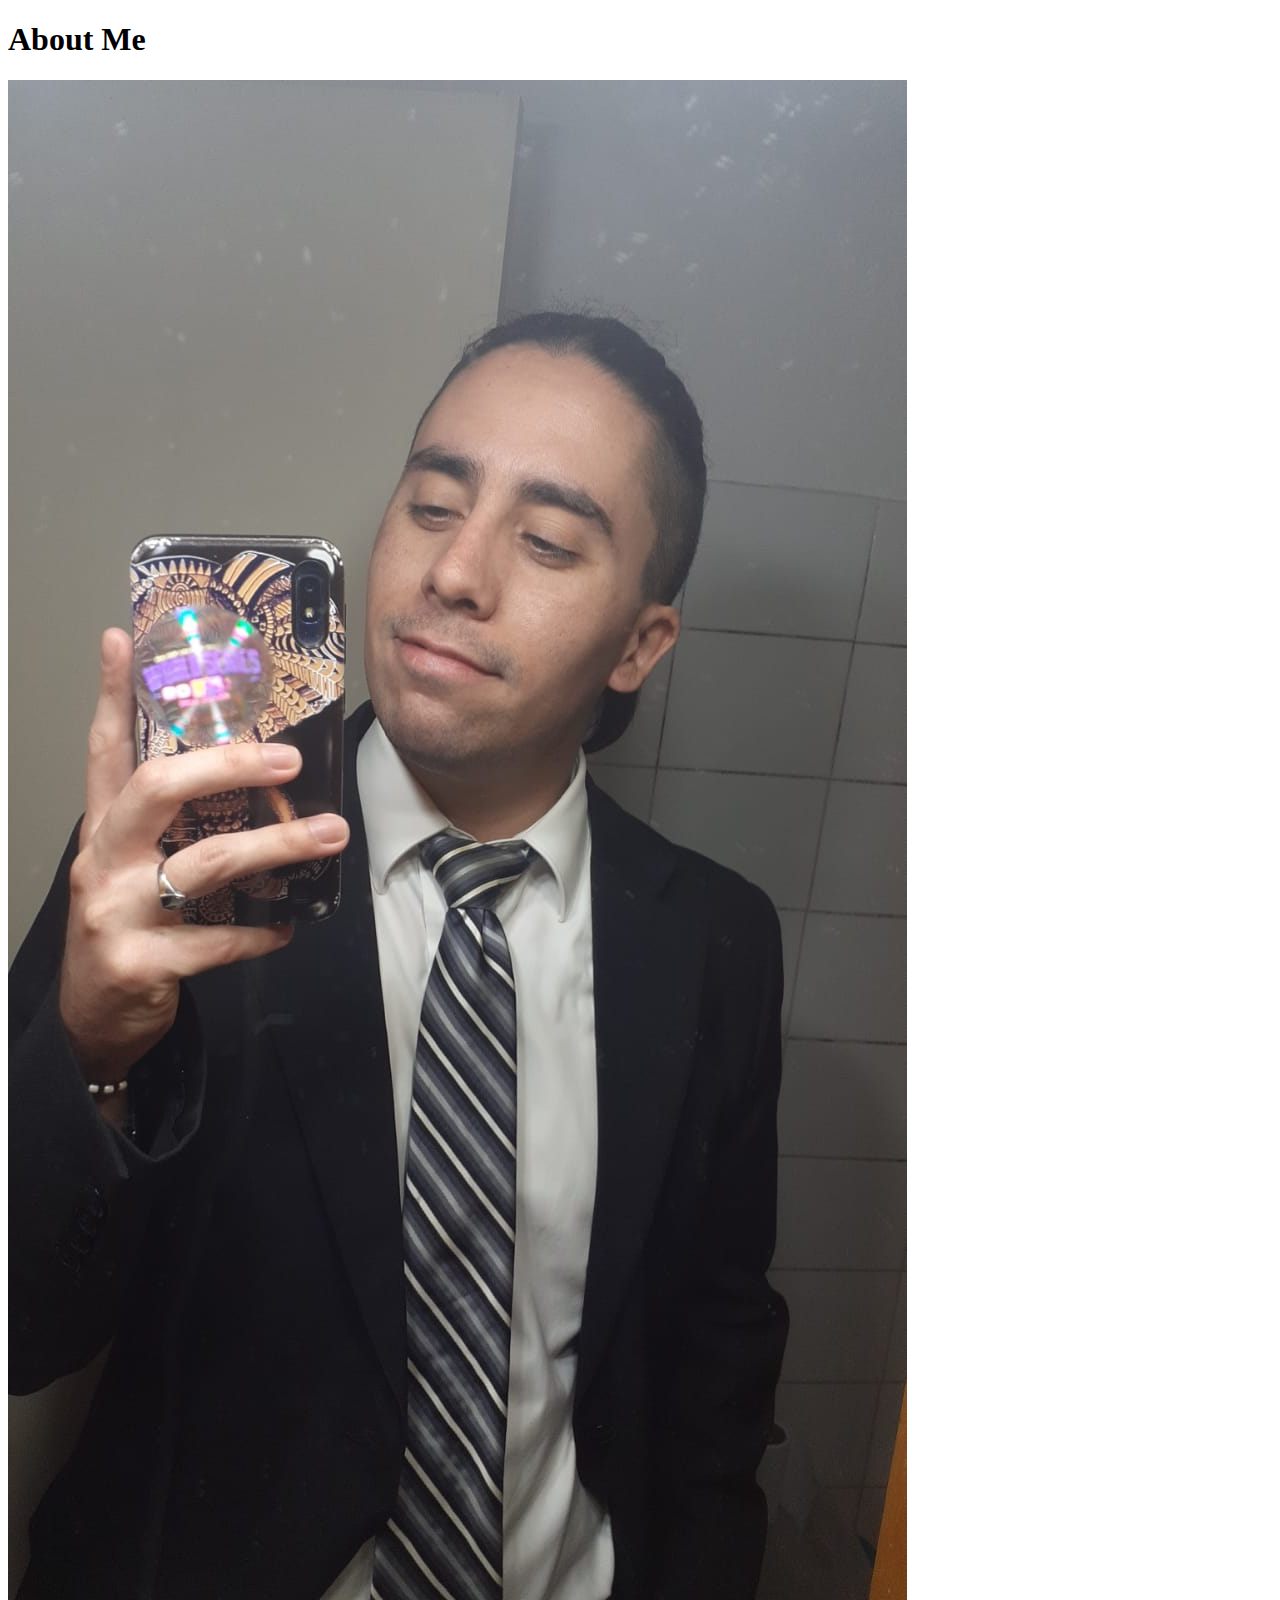
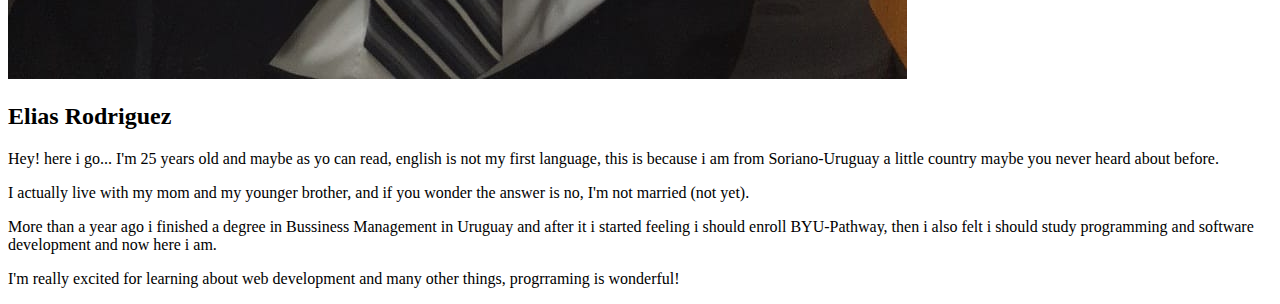
<file: aboutme/index.html>
<!DOCTYPE html>
<html lang = "en" >
<head>
    <title> About Me </title>
</head>
<body>
    <h1> About Me </h1>
    <img
    src = "images/profile.jpg"
    alt = "My Photo"
    />
    <h2> Elias Rodriguez </h2>
    <p> Hey! here i go... I'm 25 years old and maybe as yo can read, english is not my first language, this is because
        i am from Soriano-Uruguay a little country maybe you never heard about before.
    </p>
    <p> I actually live with my mom and my younger brother, and if you wonder the answer is no, I'm not married (not yet).
    </p>
    <p> More than a year ago i finished a degree in Bussiness Management in Uruguay and after it i started feeling i should 
        enroll BYU-Pathway, then i also felt i should study programming and software development and now here i am.
    </p>
    <p> I'm really excited for learning about web development and many other things, progrraming is wonderful!</p>
</body>
</html>
</file>
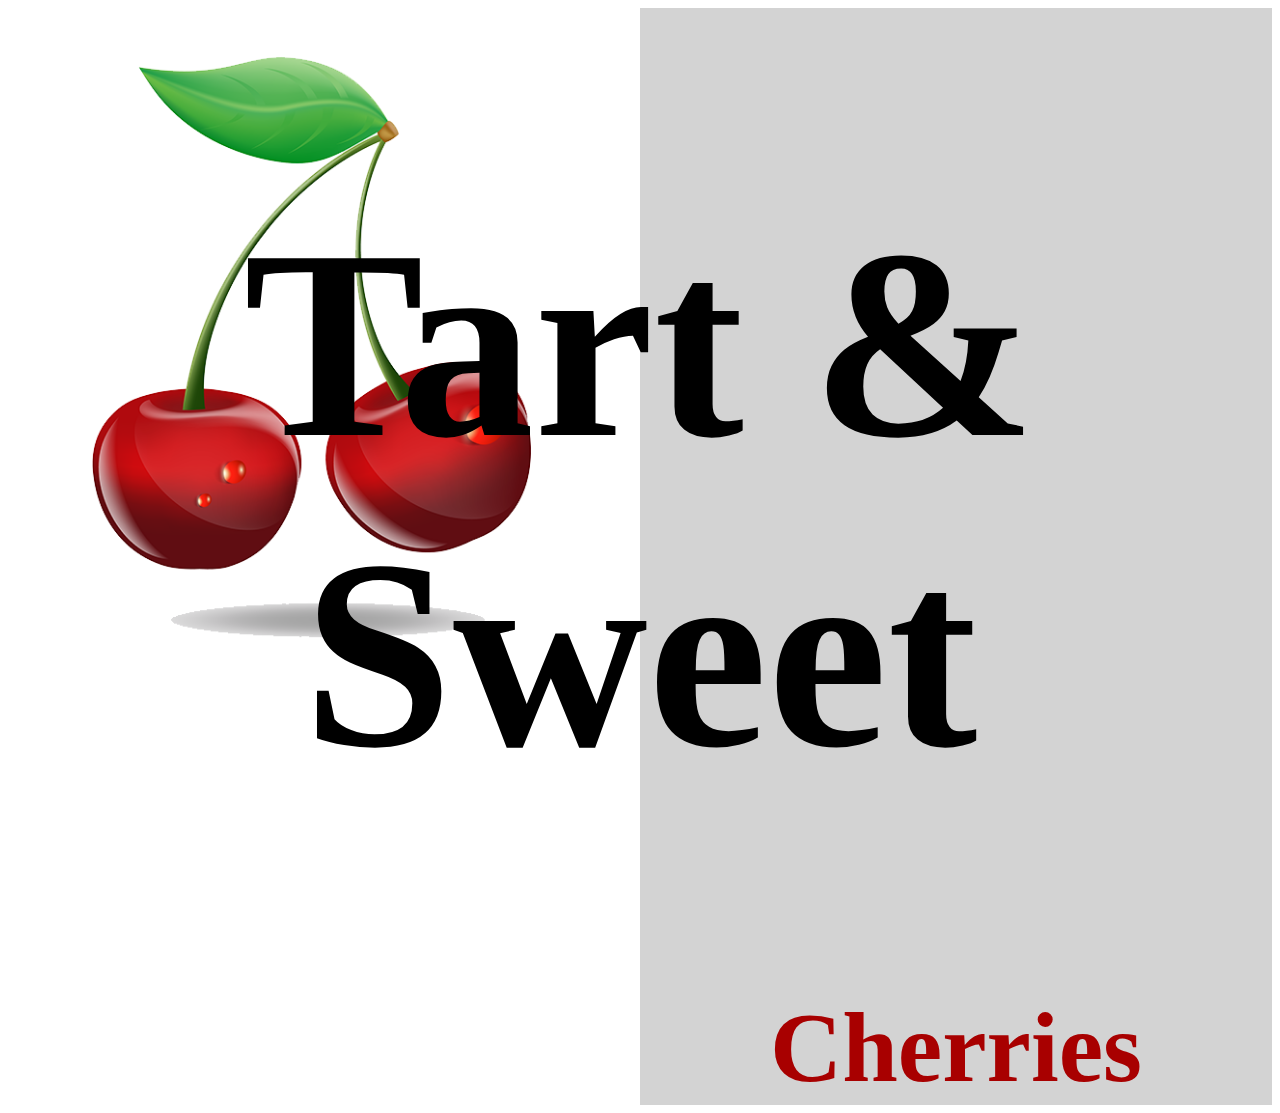
<file: challenge/index.html>
<!DOCTYPE html>
<html lang="en">
<head>
    <meta charset="UTF-8">
    <meta http-equiv="X-UA-Compatible" content="IE=edge">
    <meta name="viewport" content="width=device-width, initial-scale=1.0">
    <title>Document</title>
    <link rel="stylesheet" href="styles/style.css">
</head>
<body>
    <div class = "home_grid">
        <h1> Tart & Sweet </h1>
        <img src="images/cherries.png" alt="cherries">
        <div class = "color"></div>
        <h3> Cherries </h3>
    </div>
    
</body>
</html>
</file>
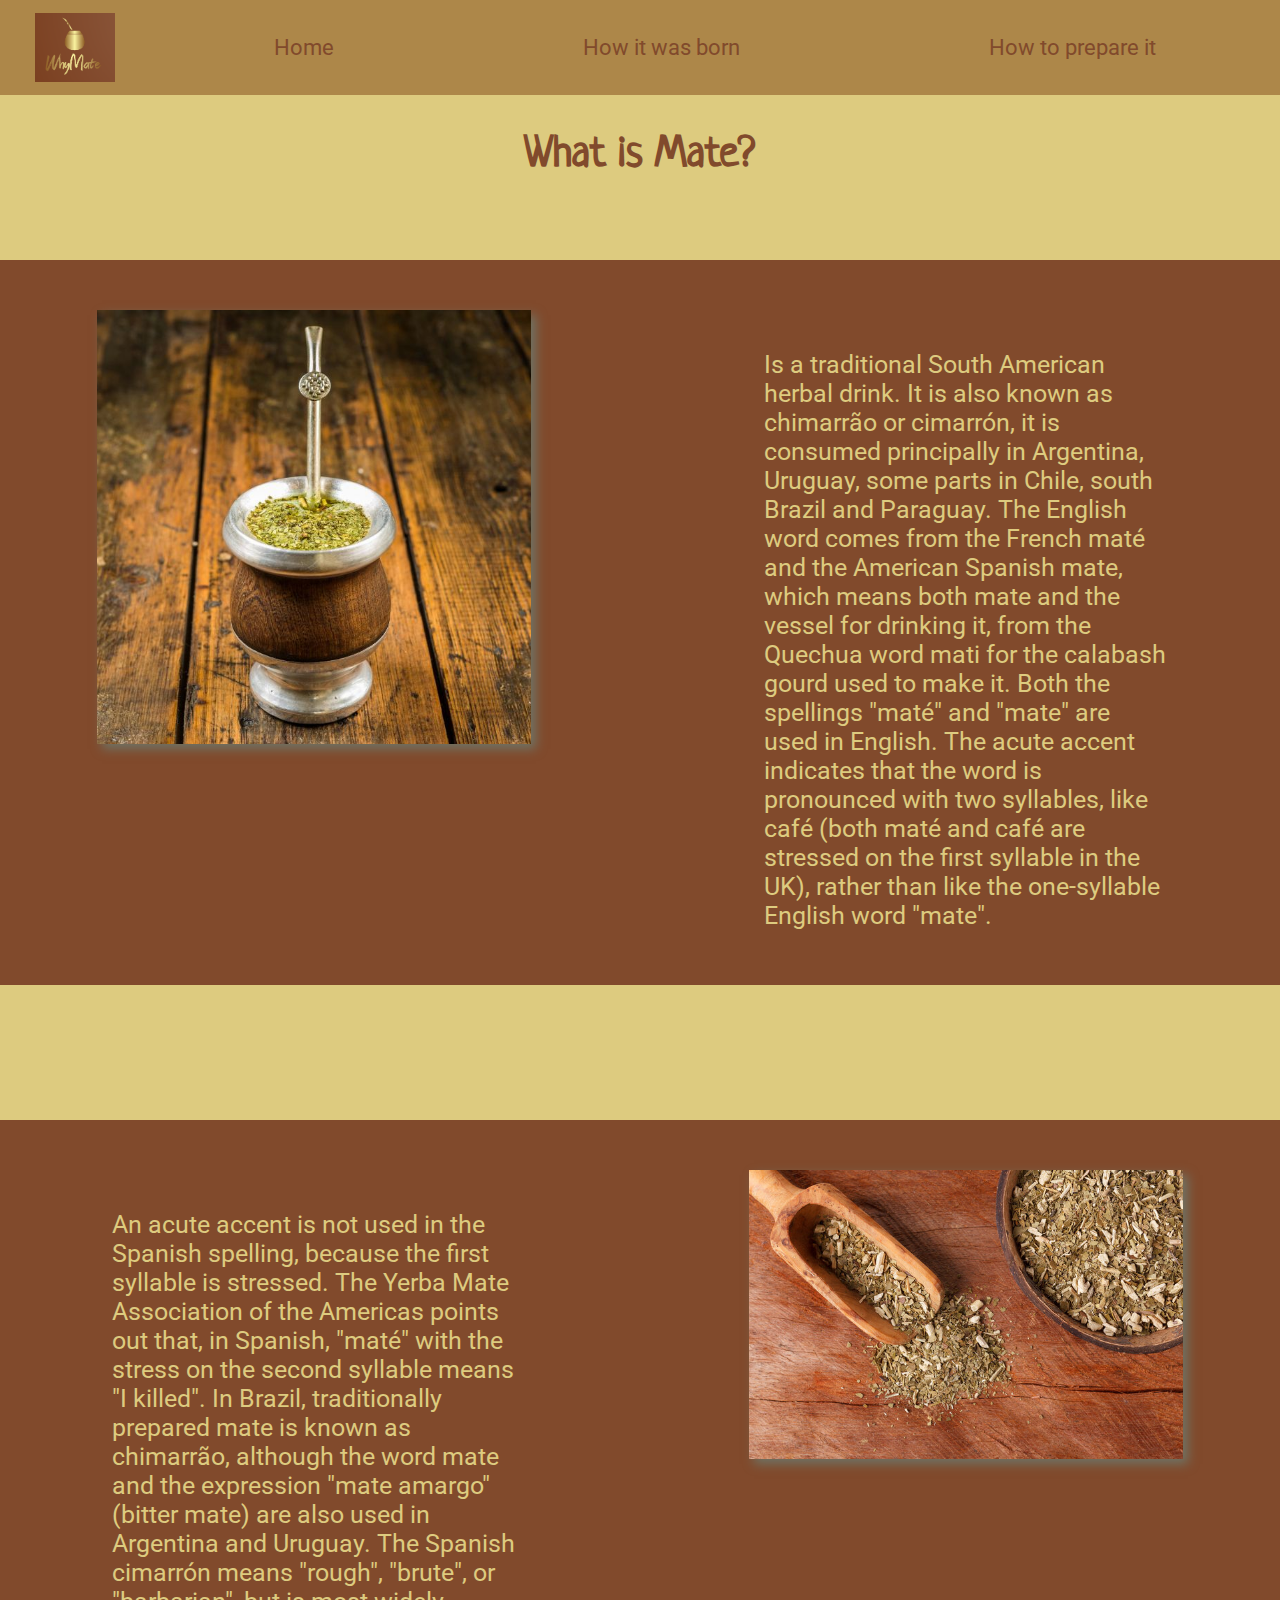
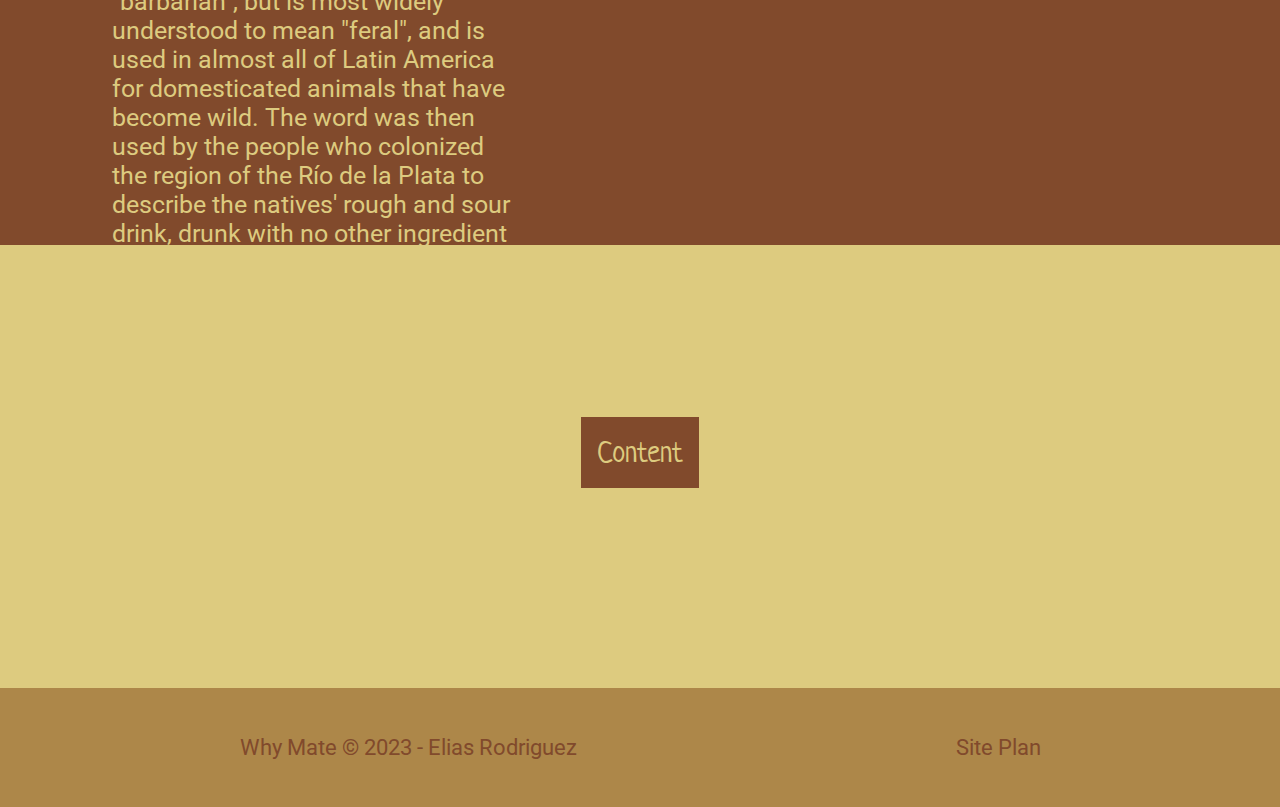
<file: personal-website/index.html>
<!DOCTYPE html>
<html lang="en">
<head>
    <meta charset="UTF-8">
    <meta name="viewport" content="width=device-width, initial-scale=1.0">
    <title>Why Mate</title>
    <link rel="stylesheet" href="styles/style.css">
</head>
<body>
    <div id="content">
        <header>
            <a href="index.html" id="logo-link">
                <img class="logo" src="images/logo.PNG" alt="Why Mate Logo">
            </a>
            <nav>
                <a href="index.html"> Home </a>
                <a href="how-it-was-born.html">How it was born</a>
                <a href="how-to-prepare-it.html">How to prepare it</a>
            </nav>
        </header>
        <main class="home-grid">
            <h1>What is Mate?</h1>
            <div id="first-background"></div>
            <img class="mate" src="images/mate-uruguayo.jpeg" alt="mate img">
            <div class="msg-1">
                <p>
                    Is a traditional South American herbal drink. It is also known as chimarrão or cimarrón, 
                    it is consumed principally in Argentina, Uruguay, some parts in Chile, south Brazil and Paraguay. 
                    The English word comes from the French maté and the American Spanish mate, which means both mate and 
                    the vessel for drinking it, from the Quechua word mati for the calabash gourd used to make it. 
                    Both the spellings "maté" and "mate" are used in English. The acute accent indicates that the word is 
                    pronounced with two syllables, like café (both maté and café are stressed on the first syllable in the UK), 
                    rather than like the one-syllable English word "mate".
                </p>
            </div>
            <div id="second-background"></div>
            <img class="yerba" src="images/rsz-yerba-mate.jpg" alt="yerba img">
            <div class="msg-2">
                <p>
                    An acute accent is not used in the Spanish spelling, because the first syllable is stressed. 
                    The Yerba Mate Association of the Americas points out that, in Spanish, "maté" with the stress on 
                    the second syllable means "I killed". In Brazil, traditionally prepared mate is known as chimarrão, 
                    although the word mate and the expression "mate amargo" (bitter mate) are also used in Argentina and Uruguay. 
                    The Spanish cimarrón means "rough", "brute", or "barbarian", but is most widely understood to mean 
                    "feral", and is used in almost all of Latin America for domesticated animals that have become wild. 
                    The word was then used by the people who colonized the region of the Río de la Plata to describe 
                    the natives' rough and sour drink, drunk with no other ingredient to sweeten the taste.
                </p>
            </div>
            <div class="dropdown">
                <button class="dropbtn">Content</button>
                <div class="dropdown-content">
                  <a href="index.html">Home</a>
                  <a href="how-it-was-born.html">How it was born</a>
                  <a href="how-to-prepare-it.html">How to prepare it</a>
                </div>
            </div>
        </main>
        <footer>
            <p> Why Mate &copy; 2023 - Elias Rodriguez </p>
            <p> <a href="site-plan.html"> Site Plan </a></p>
        </footer>
    </div>
</body>
</html>
</file>
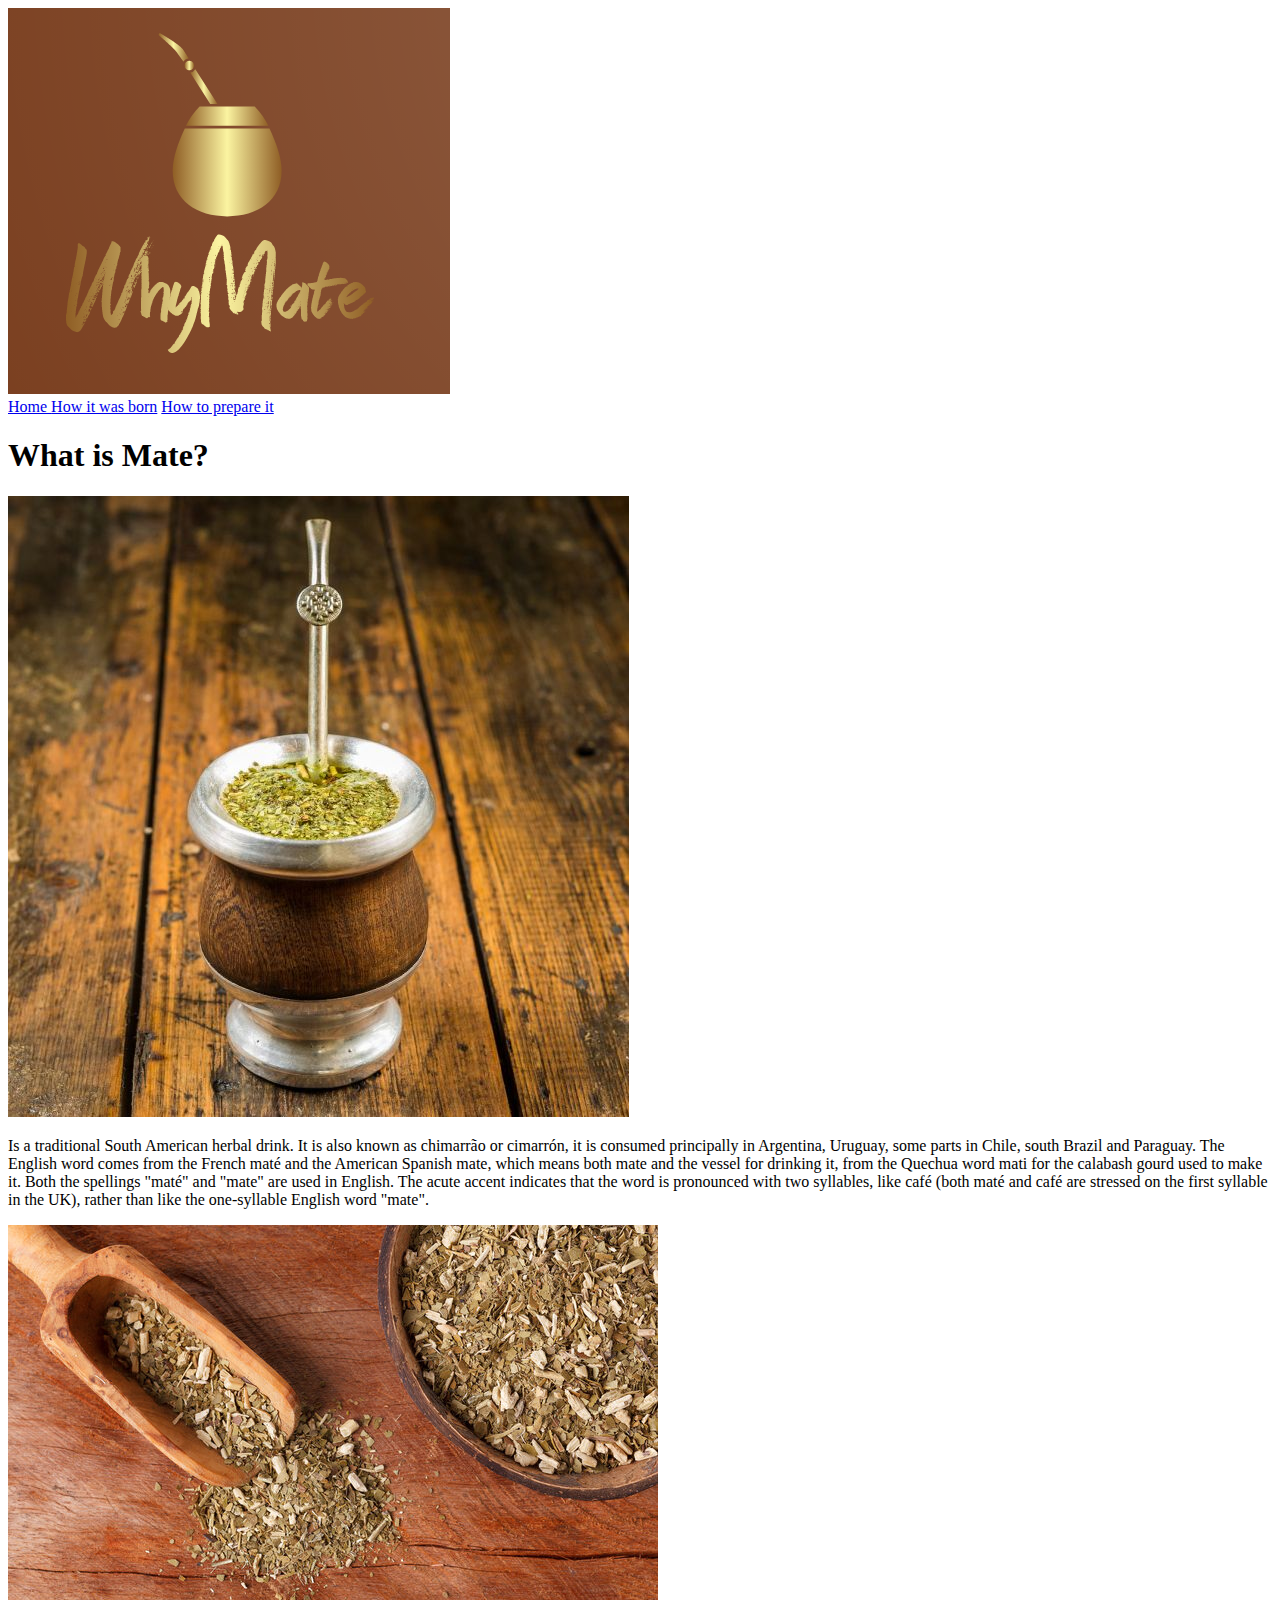
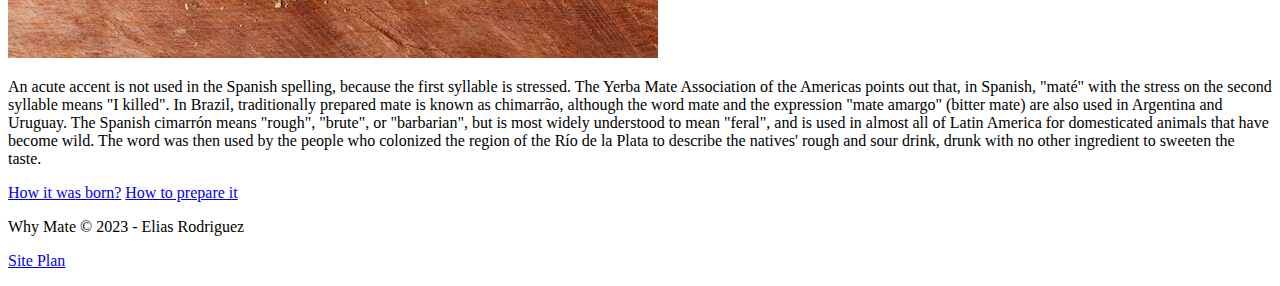
<file: personal_website/index.html>
<!DOCTYPE html>
<html lang="en">
<head>
    <meta charset="UTF-8">
    <meta name="viewport" content="width=device-width, initial-scale=1.0">
    <title>Document</title>
</head>
<body>
    <div id="content">
        <header>
            <a href="index.html" id="logo-link">
                <img class="logo" src="images/logo.PNG" alt="Why Mate Logo">
            </a>
            <nav>
                <a href="index.html"> Home </a>
                <a href="how-it-was-born.html">How it was born</a>
                <a href="how-to-prepare-it.html">How to prepare it</a>
            </nav>
        </header>
        <main class="home-grid">
            <h1>What is Mate?</h1>
            <div id="first-background"></div>
            <img class="mate" src="images/mate-uruguayo.jpeg" alt="mate img">
            <section class="msg">
                <p>
                    Is a traditional South American herbal drink. It is also known as chimarrão or cimarrón, 
                    it is consumed principally in Argentina, Uruguay, some parts in Chile, south Brazil and Paraguay. 
                    The English word comes from the French maté and the American Spanish mate, which means both mate and 
                    the vessel for drinking it, from the Quechua word mati for the calabash gourd used to make it. 
                    Both the spellings "maté" and "mate" are used in English. The acute accent indicates that the word is 
                    pronounced with two syllables, like café (both maté and café are stressed on the first syllable in the UK), 
                    rather than like the one-syllable English word "mate".
                </p>
            </section>
            <div id="second-background"></div>
            <img class="yerba" src="images/rsz-yerba-mate.jpg" alt="yerba img">
            <section class="msg">
                <p>
                    An acute accent is not used in the Spanish spelling, because the first syllable is stressed. 
                    The Yerba Mate Association of the Americas points out that, in Spanish, "maté" with the stress on 
                    the second syllable means "I killed". In Brazil, traditionally prepared mate is known as chimarrão, 
                    although the word mate and the expression "mate amargo" (bitter mate) are also used in Argentina and Uruguay. 
                    The Spanish cimarrón means "rough", "brute", or "barbarian", but is most widely understood to mean 
                    "feral", and is used in almost all of Latin America for domesticated animals that have become wild. 
                    The word was then used by the people who colonized the region of the Río de la Plata to describe 
                    the natives' rough and sour drink, drunk with no other ingredient to sweeten the taste.
                </p>
            </section>
            <div class="buttons">
                <a class="page-2" href="how-it-was-born.html">How it was born?</a>
                <a class="page-3" href="how-to-prepare-it.html">How to prepare it</a>
            </div>
        </main>
        <footer>
            <p> Why Mate &copy; 2023 - Elias Rodriguez </p>
            <p> <a href="site-plan.html"> Site Plan </a></p>
        </footer>
    </div>
</body>
</html>
</file>
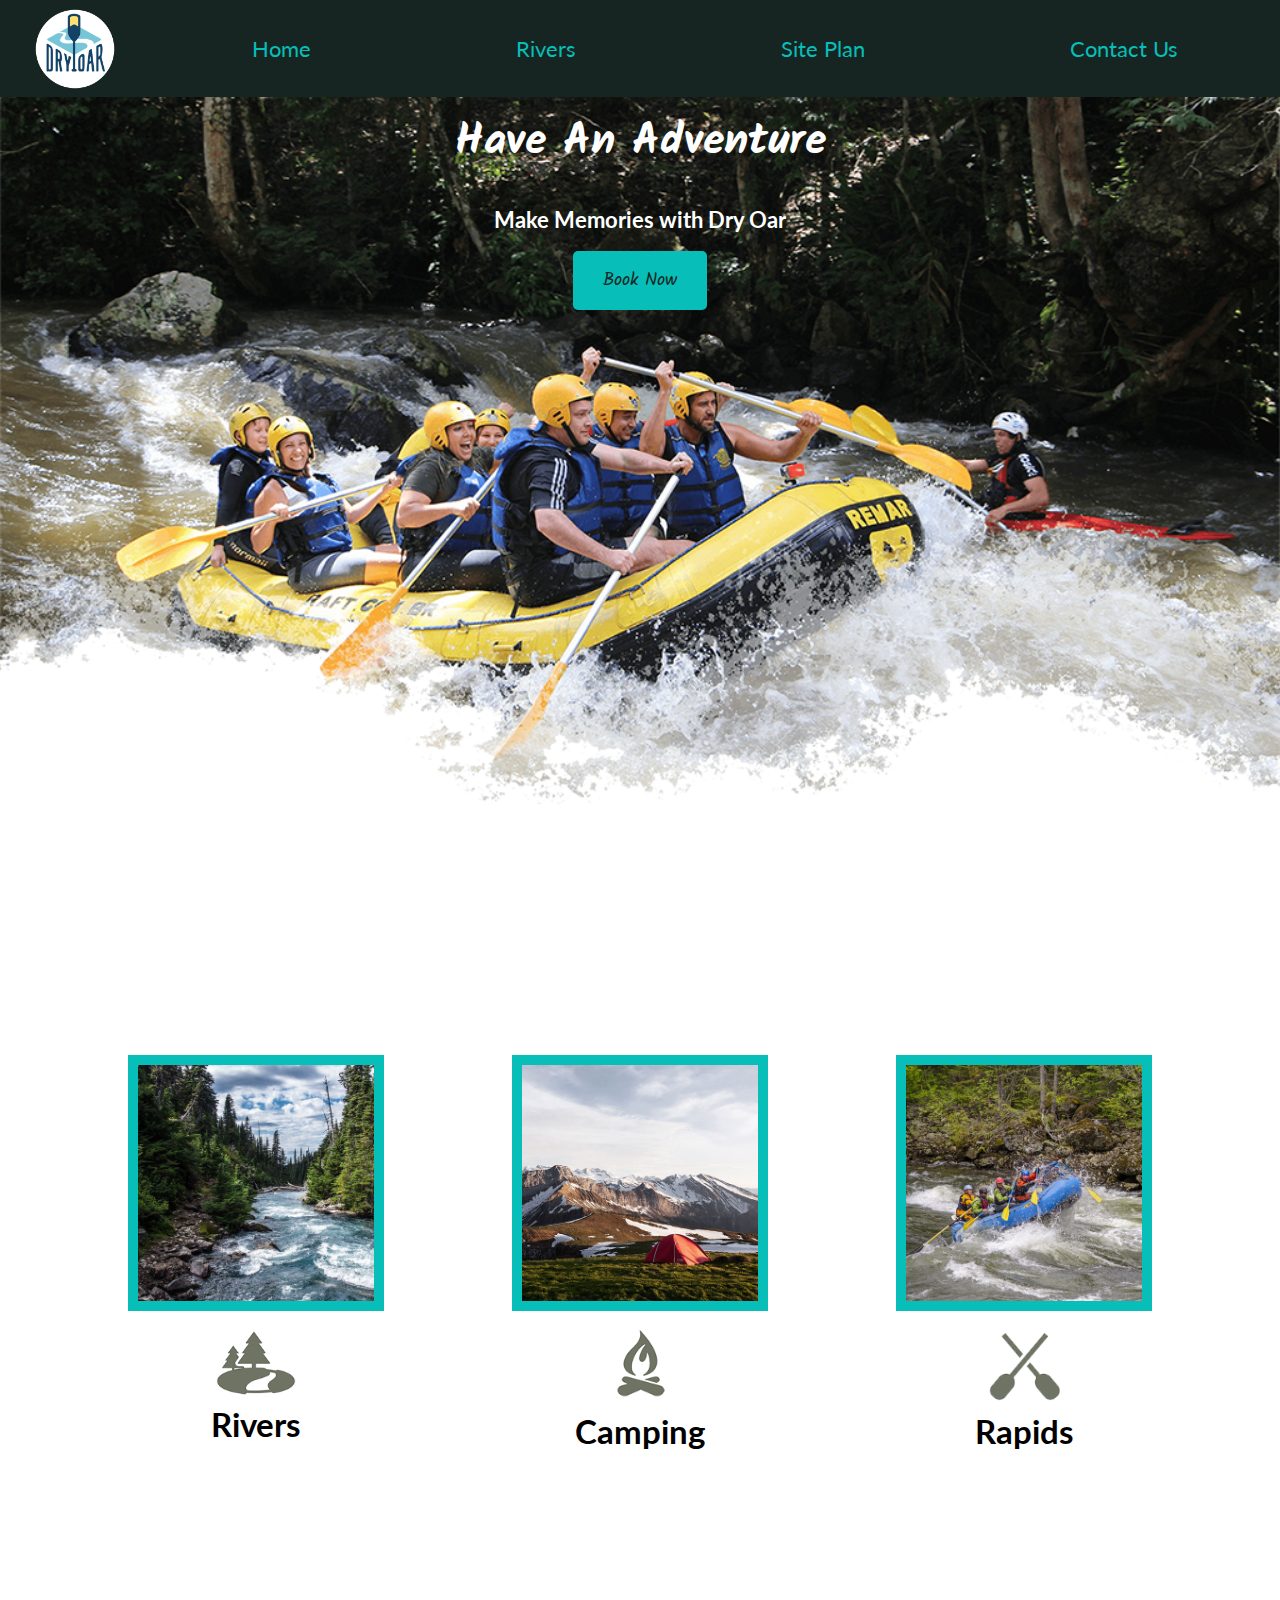
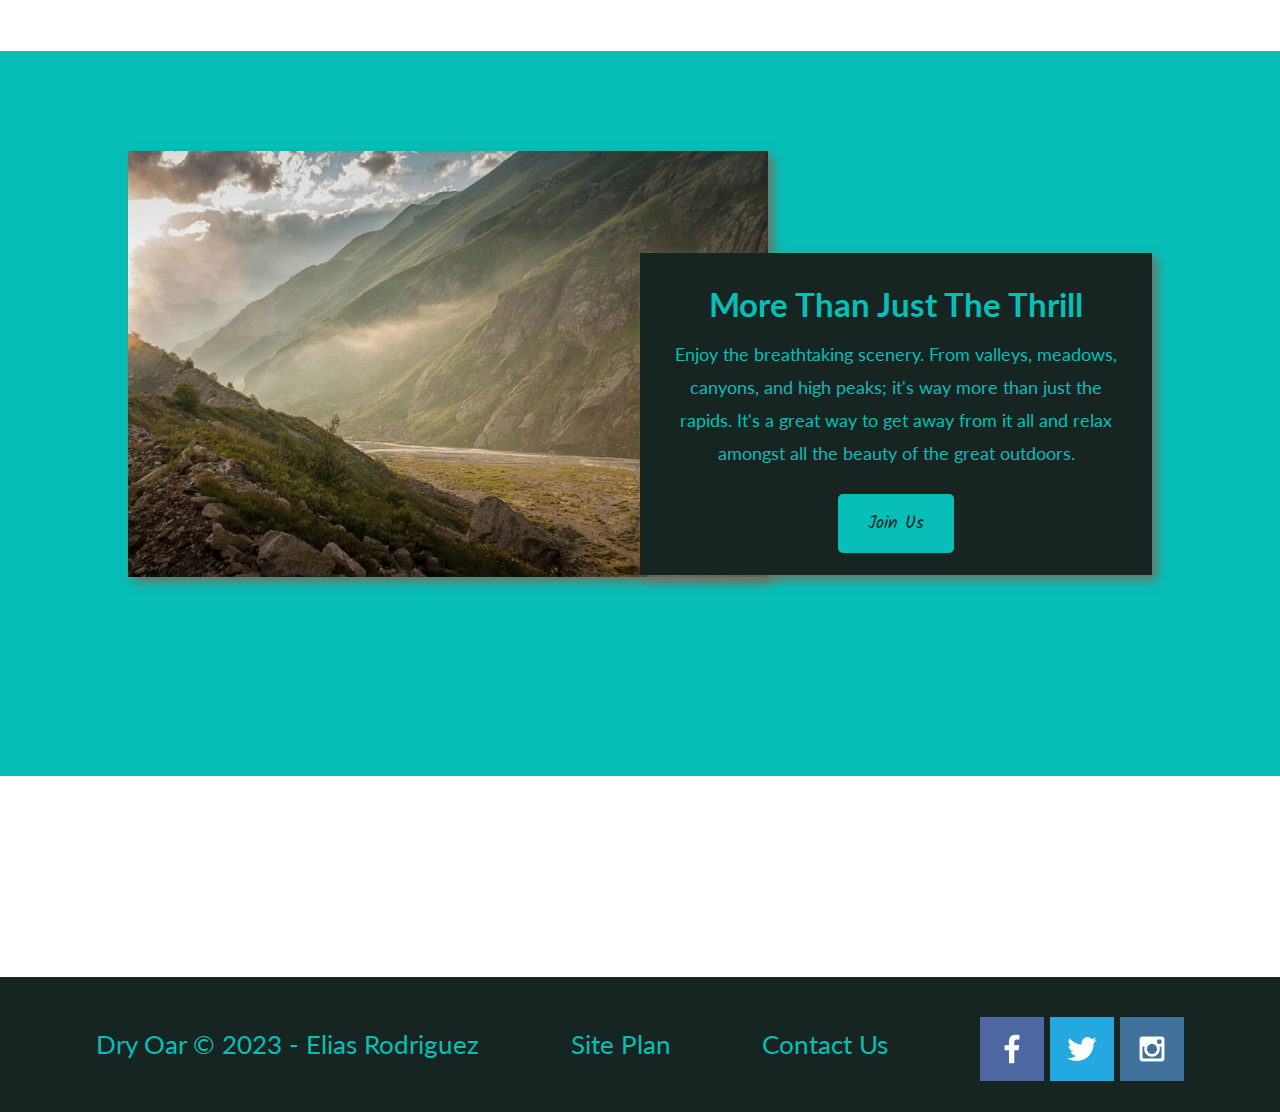
<file: wwr/index.html>
<!DOCTYPE html>
<html lang="en">

<head>
    <meta charset="UTF-8">
    <meta http-equiv="X-UA-Compatible" content="IE=edge">
    <meta name="viewport" content="width=device-width, initial-scale=1.0">
    <title>Dry Oar Boating</title>
    <link rel="stylesheet" href="styles/style.css">
</head>

<body>
    <div id="content">
        <header>
            <a href="index.html" id="logo-link">
                <img class="logo" src="images/logo.png" alt="Dry Oar Logo">
            </a>
            <nav>
                <a href="index.html"> Home </a>
                <a href="rivers.html">Rivers</a>
                <a href="site-plan-rafting.html"> Site Plan </a>
                <a href="contactus.html"> Contact Us </a>
            </nav>
        </header>
        <div id="hero">
            <div id="hero-box">
                <img id="hero-img" src="images/hero.png" alt="People Enjoying Rafting">
            </div>
            <section id="hero-msg">
                <h1 class="home-title"> Have An Adventure </h1>
                <h4> Make Memories with Dry Oar </h4>
                <div class="button-box">
                    <a class="book" href="contactus.html"> Book Now </a>
                </div>
            </section>
        </div>
        <main class="home-grid">
            <section class="rivers-card">
                <img class="card-img" src="images/rivers.jpg" alt="River in Forest">
                <img class="icon" src="images/river_icon.png" alt="River Icon">
                <h2> Rivers </h2>
            </section>
            <section class="camping-card">
                <img class="card-img" src="images/camping.jpg" alt="Tent in Mountain">
                <img class="icon" src="images/fire_icon.png" alt="Fire Icon">
                <h2> Camping </h2>
            </section>
            <section class="rapids-card">
                <img class="card-img" src="images/rapids.jpg" alt="Rafting Boat">
                <img class="icon" src="images/oars.png" alt="Oars Icon">
                <h2> Rapids </h2>
            </section>
            <div id="background"></div>
            <img class="mountains" src="images/mountains.jpg" alt="Misty Mountains">
            <section class="msg">
                <h2> More Than Just The Thrill </h2>
                <p> Enjoy the breathtaking scenery. From valleys, meadows, canyons, and high peaks; it's way more than
                    just the rapids. It's a great way to get away from it all and relax amongst all the beauty of the
                    great outdoors. </p>
                <a class="join" href="rivers.html"> Join Us </a>
            </section>
        </main>
        <footer>
            <p> Dry Oar &copy; 2023 - Elias Rodriguez </p>
            <p> <a href="site-plan-rafting.html"> Site Plan </a></p>
            <p> <a href="contactus.html"> Contact Us </a></p>
            <div class="social">
                <a href="https://facebook.com" target="_blank">
                    <img src="images/facebook.png" alt="facebook icon">
                </a>
                <a href="https://twitter.com" target="_blank">
                    <img src="images/twitter.png" alt="twitter icon">
                </a>
                <a href="https://instagram.com" target="_blank">
                    <img src="images/instagram.png" alt="instagram icon">
                </a>
            </div>

        </footer>
    </div>
</body>

</html>
</file>
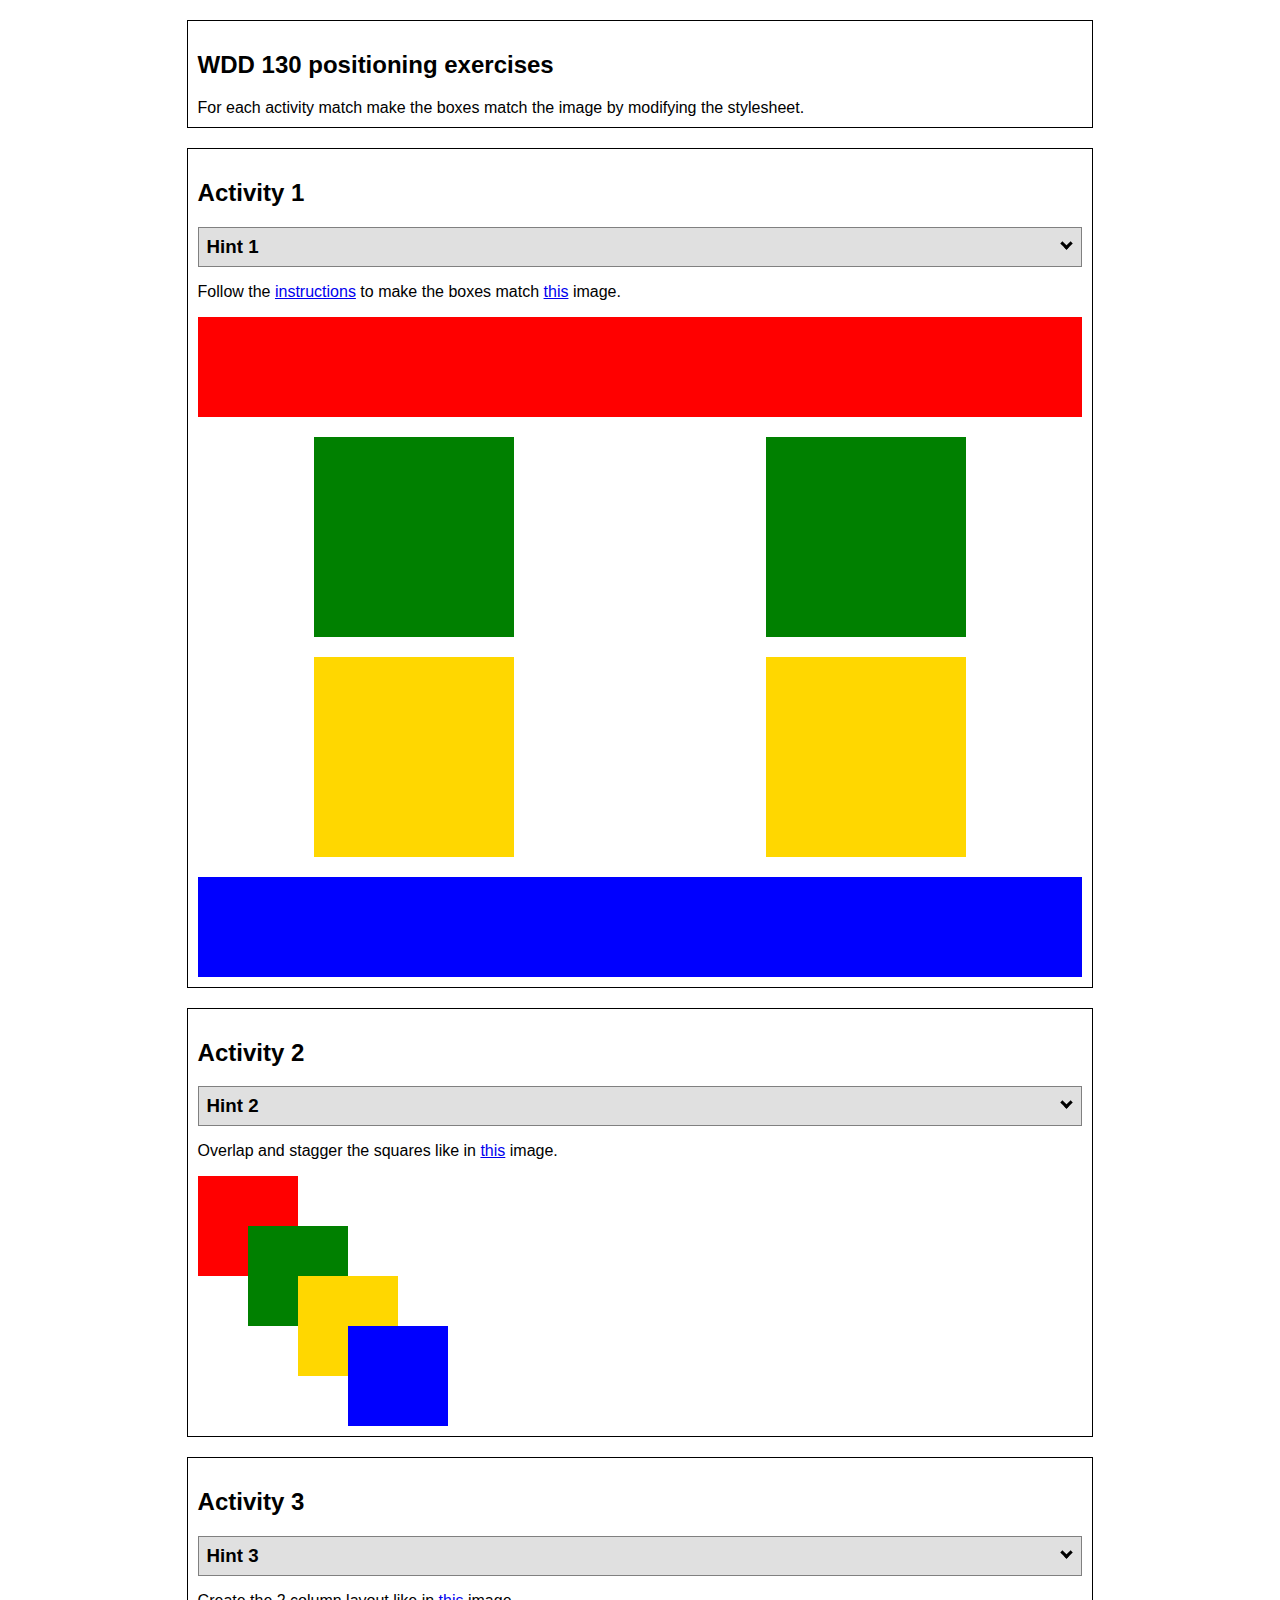
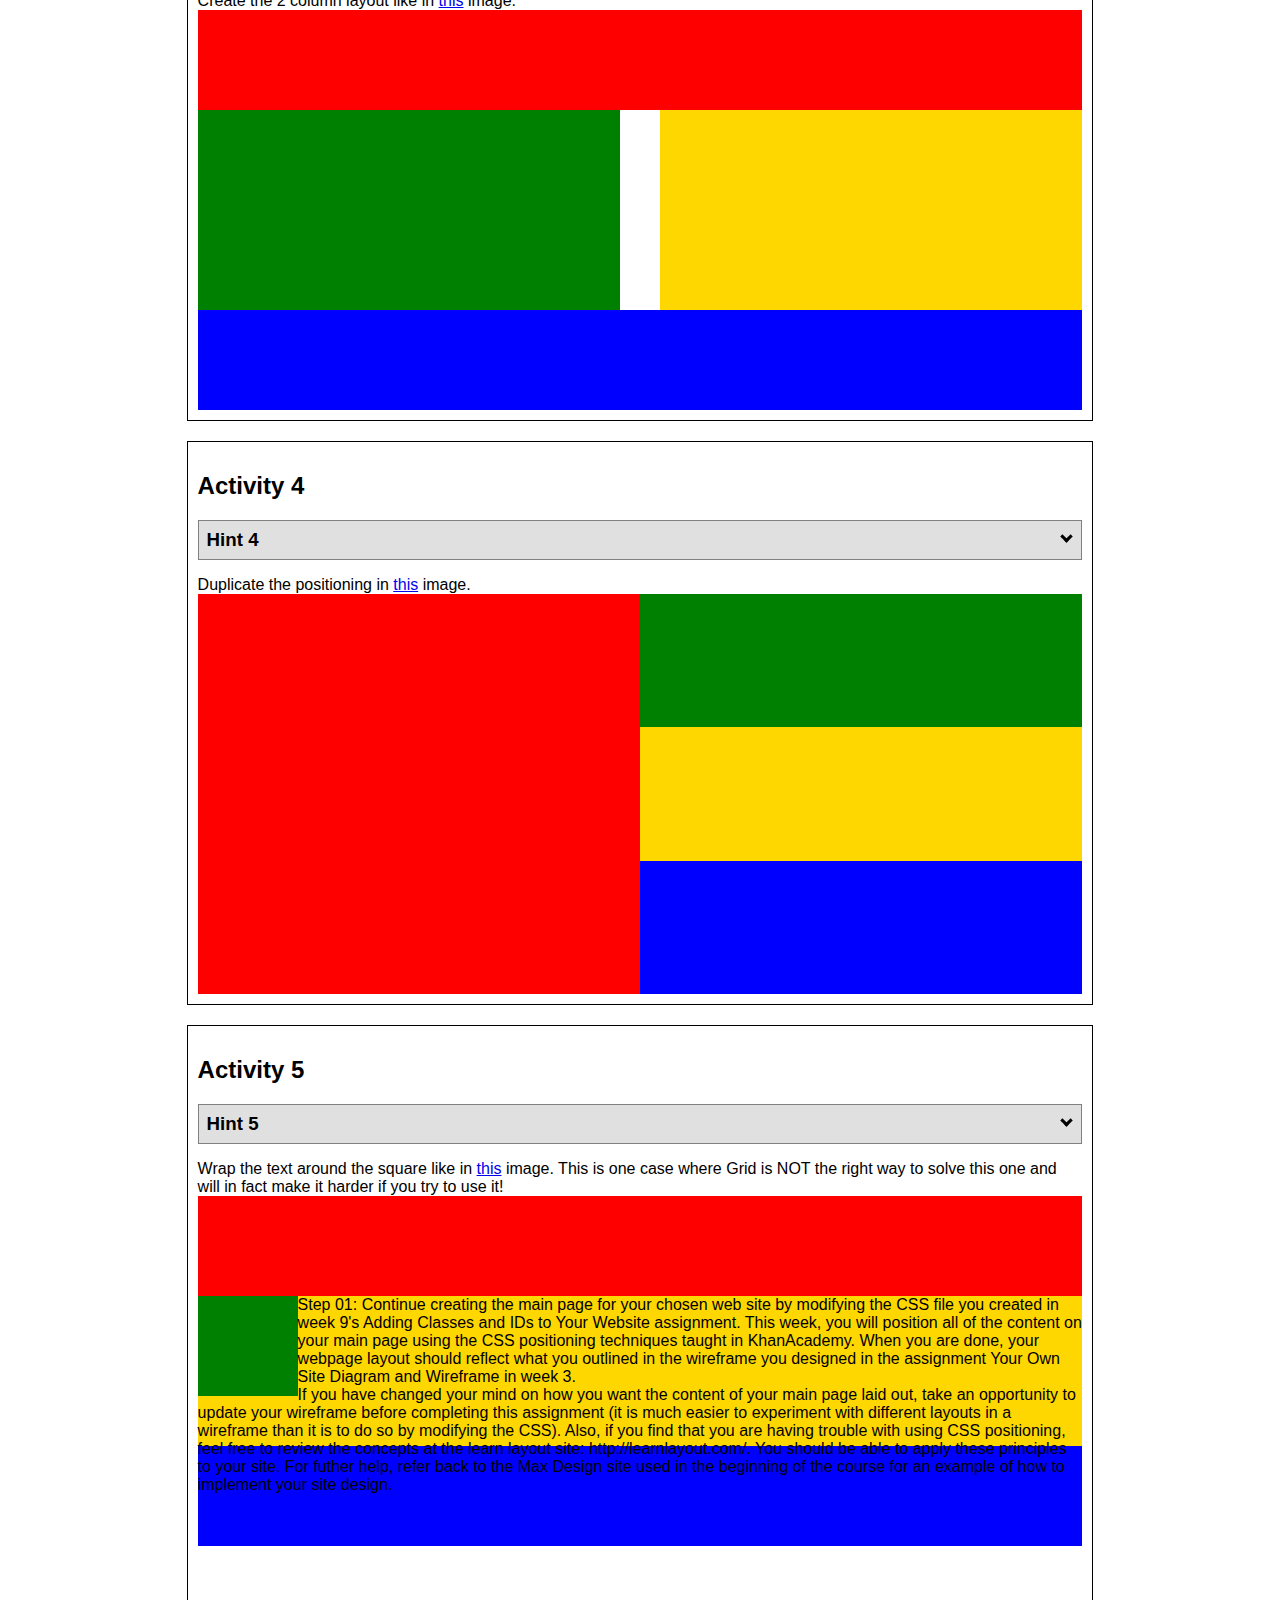
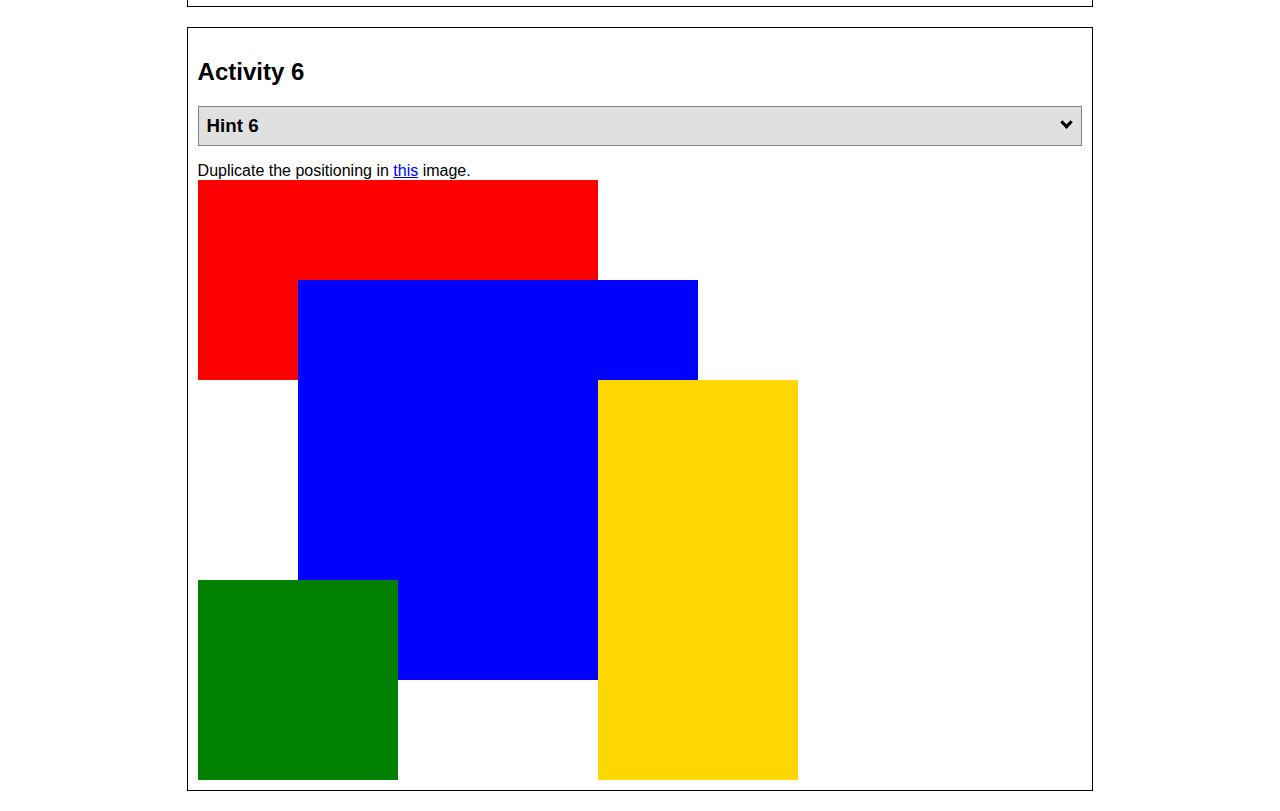
<file: positioning.html>
<!DOCTYPE html>
<html lang="en">
  <head>
    <!-- HTML - Name: positioning.html -->
    <title>Positioning Activity</title>
    <link rel="stylesheet" type="text/css" href="positionstyles.css" />
  </head>
  <body>
    <div class="activity">
      <h2>WDD 130 positioning exercises</h2>
      For each activity match make the boxes match the image by modifying the stylesheet.</div>
    <div class="activity">
      <h2>Activity 1</h2>
      <section class="hint"><input type="checkbox" ><i></i> <h3>Hint 1</h3><div><p>Check out the <a href="https://byui-wdd.github.io/wdd130/activities/w06-css-positioning.html" target="_blank">activity instructions</a> in Ilearn!</p></div></section>
      <p>Follow the <a href="https://byui-wdd.github.io/wdd130/activities/w06-css-positioning.html" target="_blank">instructions</a> to make the boxes match  <a href="https://byui-wdd.github.io/wdd130/images/example1.png" target="_blank">this</a> image.</p>
      <div class="content1" >
        <div class="red1" ></div>
        <div class="green1" ></div>
        <div class="green1" ></div>
        <div class="yellow1"></div>
        <div class="yellow1"></div>
        <div class="blue1"></div>
      </div>
    </div>
    <div class="activity">
      <h2>Activity 2</h2>
      <section class="hint"><input type="checkbox" > <h3>Hint 2</h3><i></i><div>
      <ul>
      <li>grid-template-columns: 50px 50px 50px 50px 50px </li></ul></div></section>
      <p>Overlap and stagger the squares like in <a href="https://byui-wdd.github.io/wdd130/images/example2.png" target="_blank">this</a> image.</p>
      <div class="content2" >
        <div class="red2" ></div>
        <div class="green2" ></div>
        <div class="yellow2"></div>
        <div class="blue2"></div>
      </div>
    </div>
    <div class="activity">
      <h2>Activity 3</h2>
      <section class="hint"><input type="checkbox" > <h3>Hint 3</h3><i></i><div><p>This one is going to be best solved with CSS Grid. Remember to make the boxes the right width first...then start moving them around. </p><h4>Properties used:</h4><ul><li>display:grid;</li><li>grid-template-columns:</li><li>grid-column-gap:</li>
        <li>grid-column:</li>  </ul></div></section>
      Create the 2 column layout like in <a href="https://byui-wdd.github.io/wdd130/images/example3.png" target="_blank">this</a>  image.
      <div class="content3" >
        <div class="red3" ></div>
        <div class="green3" ></div>
        <div class="yellow3"></div>
        <div class="blue3"></div>
      </div>
    </div>
    <div class="activity">
      <h2>Activity 4</h2>
      <section class="hint"><input type="checkbox" > <h3>Hint 4</h3><i></i><div><p>For the others we have been primarily concerned with width. For this one you will need to adjust height as well. </p><h4>Properties used:</h4><ul><li>display:grid;</li><li>grid-template-columns:</li><li>grid-row:</li></ul></div></section>
      Duplicate the positioning in <a href="https://byui-wdd.github.io/wdd130/images/example4.png" target="_blank">this</a> image. 
      <div class="content4" >
        <div class="red4" ></div>
        <div class="green4" ></div>
        <div class="yellow4"></div>
        <div class="blue4"></div>
      </div>
    </div>

    <div class="activity">
      <h2>Activity 5</h2>
      <section class="hint"><input type="checkbox" > <h3>Hint 5</h3><i></i><div><p>Grid is <strong>not</strong> the right way to do this.  In fact there is only one way to really do that...and that is with float. Remember that we float the thing we want the text to wrap around.  Also remember to start by making all the shapes the right size and shape.</p><h4>Properties used:</h4><ul><li>float: left;</li></ul></div></section>
      Wrap the text around the square like in <a href="https://byui-wdd.github.io/wdd130/images/example5.png" target="_blank">this</a> image. This is one case where Grid is NOT the right way to solve this one and will in fact make it harder if you try to use it!
      <div class="content5" >
        <div class="red5" ></div>
        <div class="green5" ></div>
        <div class="yellow5">Step 01: Continue creating the main page for your chosen web site by modifying the CSS file you created in week 9's Adding Classes and IDs to Your Website assignment. This week, you will position all of the content on your main page using the CSS positioning techniques taught in KhanAcademy. When you are done, your webpage layout should reflect what you outlined in the wireframe you designed in the assignment Your Own Site Diagram and Wireframe in week 3. <br />
          If you have changed your mind on how you want the content of your main page laid out, take an opportunity to update your wireframe before completing this assignment (it is much easier to experiment with different layouts in a wireframe than it is to do so by modifying the CSS). Also, if you find that you are having trouble with using CSS positioning, feel free to review the concepts at the learn layout site: http://learnlayout.com/. You should be able to apply these principles to your site. For futher help, refer back to the Max Design site used in the beginning of the course for an example of how to implement your site design.</div>
        <div class="blue5"></div>
      </div>
    </div>
    <div class="activity">
      <h2>Activity 6</h2>
      <section class="hint"><input type="checkbox" > <h3>Hint 6</h3><i></i><div><p>This one is all about visualizing the grid behind the layout. If you are having a hard time doing that first: all the sizes are even multiples of 100, and second here is another example with the lines drawn: <a href="https://byui-wdd.github.io/wdd130/images/example6-hint.png" target="_blank">example 6 with lines</a>. For this one you will find it easiest if you use px for the column width. You can also use <kbd>z-index</kbd> to control the element layering.    </p><h4>Properties used:</h4><ul><li>display:grid;</li><li>grid-template-columns:</li><li>grid-column:</li><li>grid-row:</li><li><a href="https://www.w3schools.com/cssref/pr_pos_z-index.asp" target="_blank">z-index:</a></li></ul></div></section>
      Duplicate the positioning in <a href="https://byui-wdd.github.io/wdd130/images/example6.png" target="_blank">this</a> image.
      <div class="content6" >
        <div class="red6" ></div>
        <div class="green6" ></div>
        <div class="yellow6"></div>
        <div class="blue6"></div>
      </div>
    </div>
  </body>
</html>
</file>
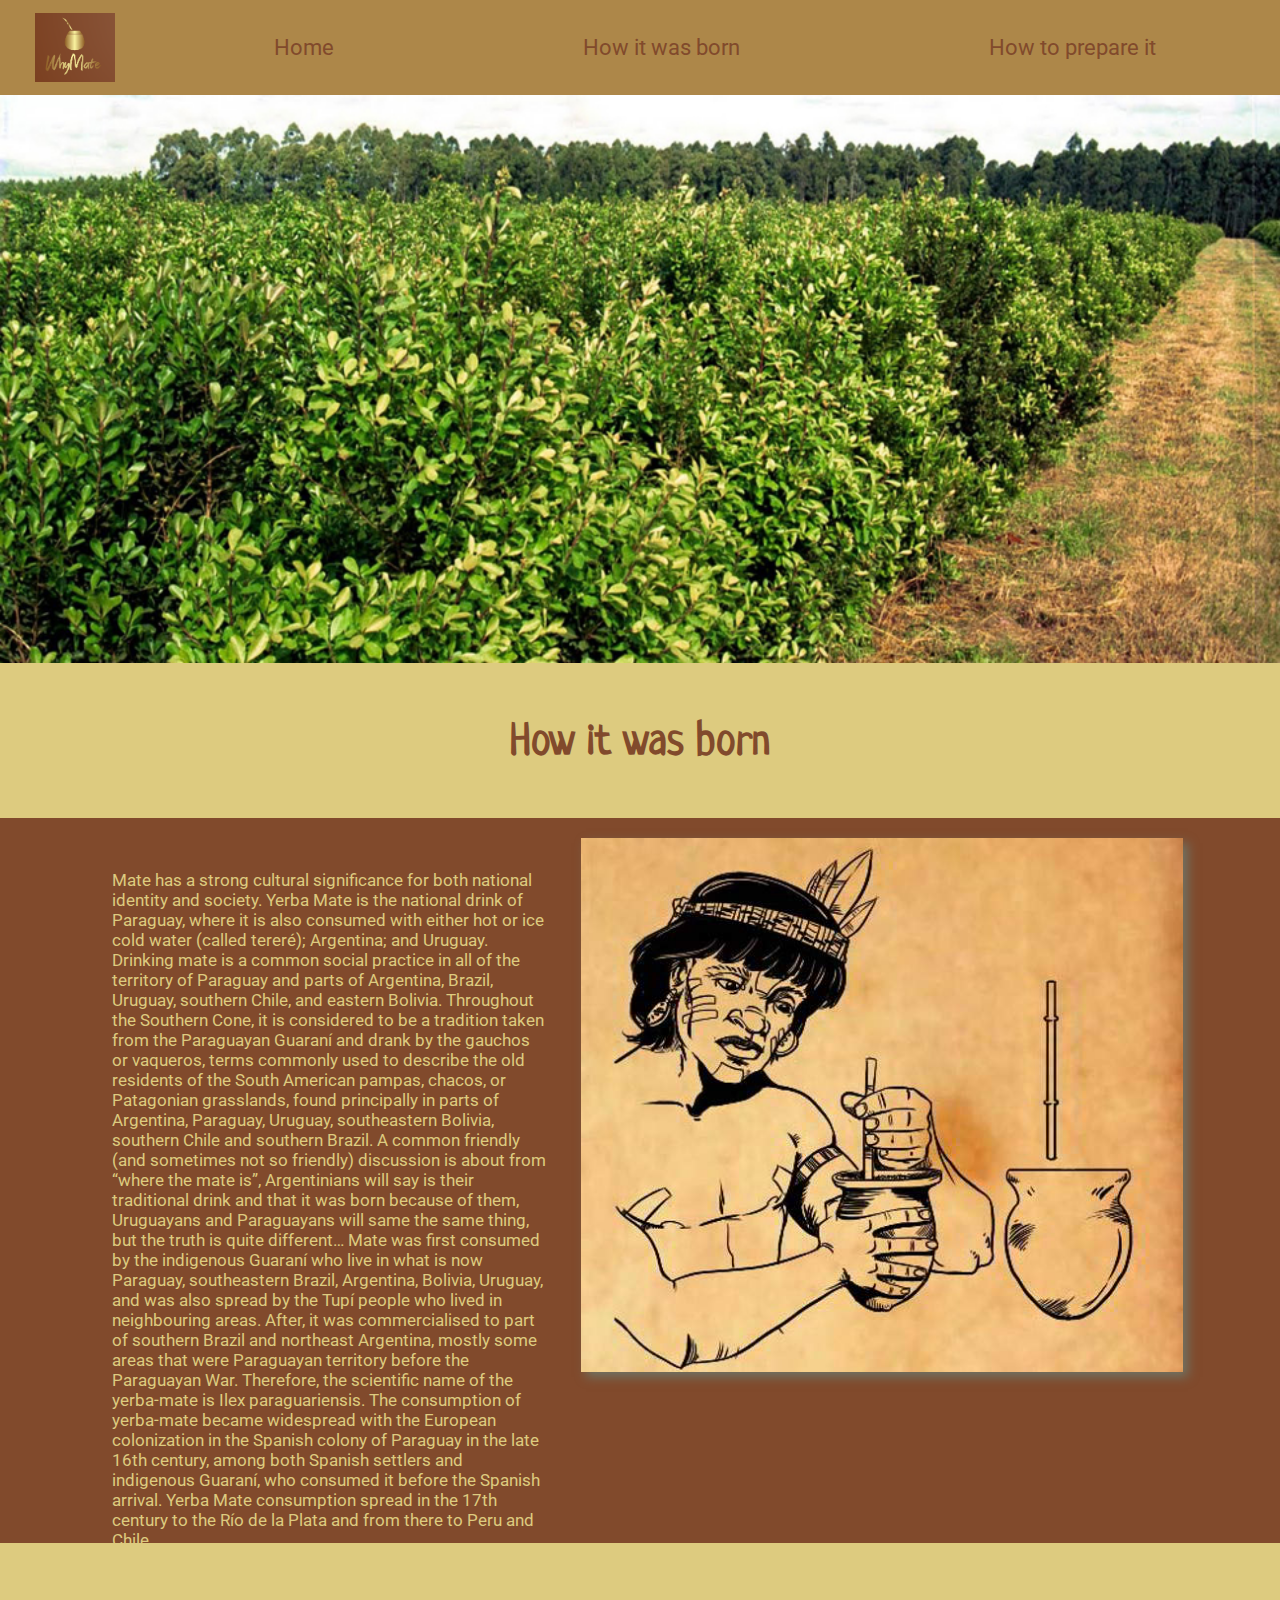
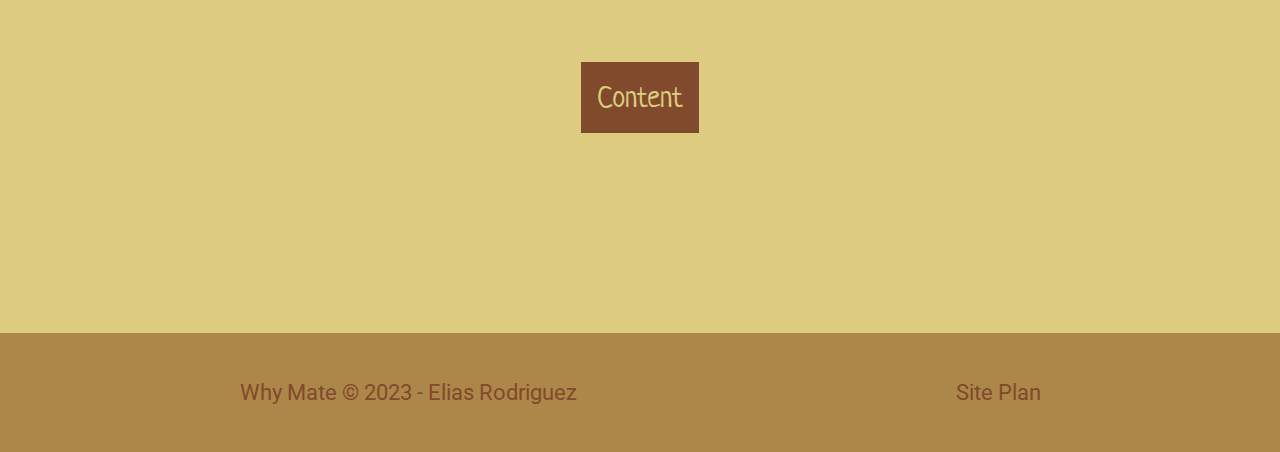
<file: personal-website/how-it-was-born.html>
<!DOCTYPE html>
<html lang="en">
<head>
    <meta charset="UTF-8">
    <meta name="viewport" content="width=device-width, initial-scale=1.0">
    <title>Why Mate</title>
    <link rel="stylesheet" href="styles/style.css">
</head>
<body>
    <div id="content">
        <header>
            <a href="index.html" id="logo-link">
                <img class="logo" src="images/logo.PNG" alt="Why Mate Logo">
            </a>
            <nav>
                <a href="index.html"> Home </a>
                <a href="how-it-was-born.html">How it was born</a>
                <a href="how-to-prepare-it.html">How to prepare it</a>
            </nav>
        </header>
        <main class="page-2-grid">
            <img id="yerba-plant" src="images/yerba-planta.jpg" alt="yerba plant img">
            <h1 class = "page2-h1">How it was born</h1>
            <div id="third-background"></div>
            <img class="indian-mate" src="images/guarani-tomando-mate.jpg" alt="guarani indian drinking mate">
            <div class="msg-3">
                <p>
                    Mate has a strong cultural significance for both national identity and society. Yerba Mate is the 
                    national drink of Paraguay, where it is also consumed with either hot or ice cold water 
                    (called tereré); Argentina; and Uruguay. Drinking mate is a common social practice in all of the 
                    territory of Paraguay and parts of Argentina, Brazil, Uruguay, southern Chile, and eastern Bolivia. 
                    Throughout the Southern Cone, it is considered to be a tradition taken from the Paraguayan Guaraní 
                    and drank by the gauchos or vaqueros, terms commonly used to describe the old residents of the 
                    South American pampas, chacos, or Patagonian grasslands, found principally in parts of Argentina, 
                    Paraguay, Uruguay, southeastern Bolivia, southern Chile and southern Brazil. A common friendly 
                    (and sometimes not so friendly) discussion is about from “where the mate is”, Argentinians will 
                    say is their traditional drink and that it was born because of them, Uruguayans and Paraguayans 
                    will same the same thing, but the truth is quite different… Mate was first consumed by the 
                    indigenous Guaraní who live in what is now Paraguay, southeastern Brazil, Argentina, Bolivia, 
                    Uruguay, and was also spread by the Tupí people who lived in neighbouring areas. After, it was 
                    commercialised to part of southern Brazil and northeast Argentina, mostly some areas that were 
                    Paraguayan territory before the Paraguayan War. Therefore, the scientific name of the yerba-mate 
                    is Ilex paraguariensis. The consumption of yerba-mate became widespread with the European 
                    colonization in the Spanish colony of Paraguay in the late 16th century, among both Spanish 
                    settlers and indigenous Guaraní, who consumed it before the Spanish arrival. Yerba Mate consumption 
                    spread in the 17th century to the Río de la Plata and from there to Peru and Chile.
                </p>
            </div>
            <div class="dropdown">
                <button class="dropbtn">Content</button>
                <div class="dropdown-content">
                  <a href="index.html">Home</a>
                  <a href="how-it-was-born.html">How it was born</a>
                  <a href="how-to-prepare-it.html">How to prepare it</a>
                </div>
              </div>
        </main>
        <footer>
            <p> Why Mate &copy; 2023 - Elias Rodriguez </p>
            <p> <a href="site-plan.html"> Site Plan </a></p>
        </footer>
    </div>
</body>
</html>
</file>
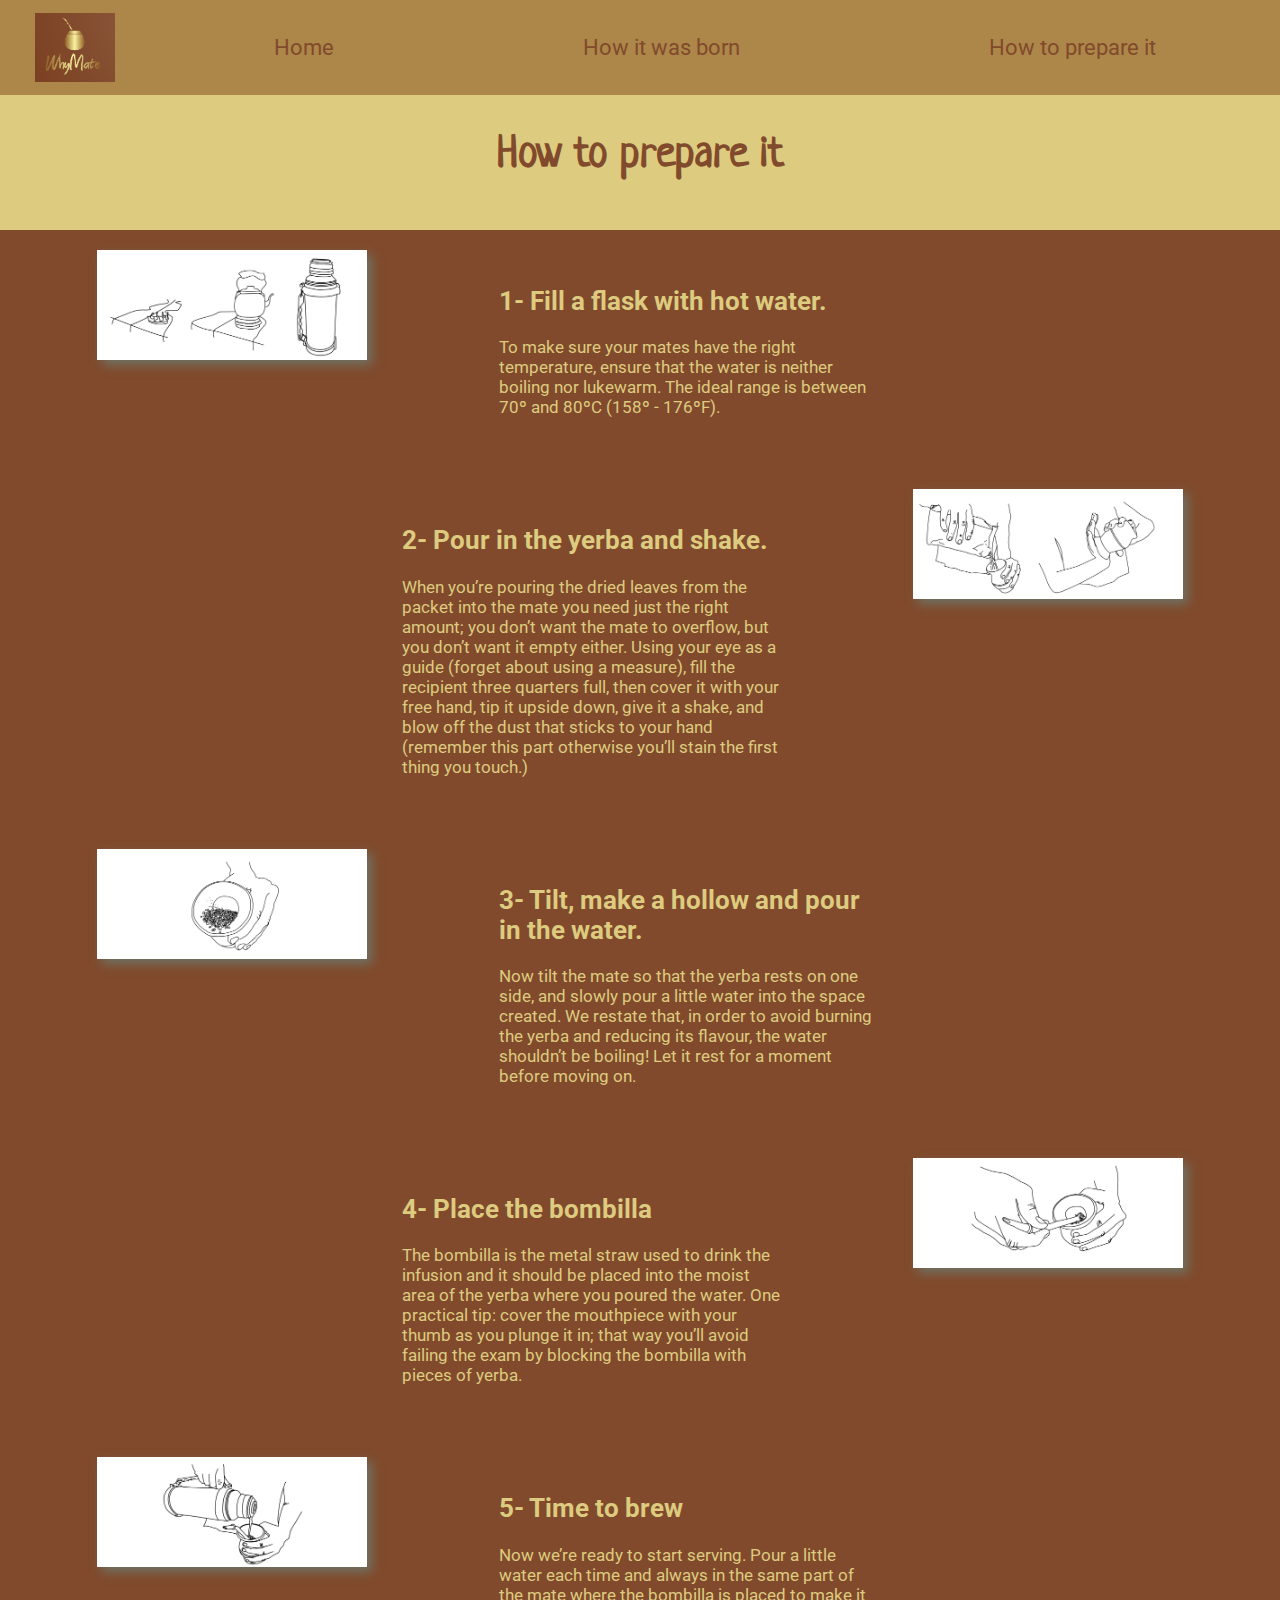
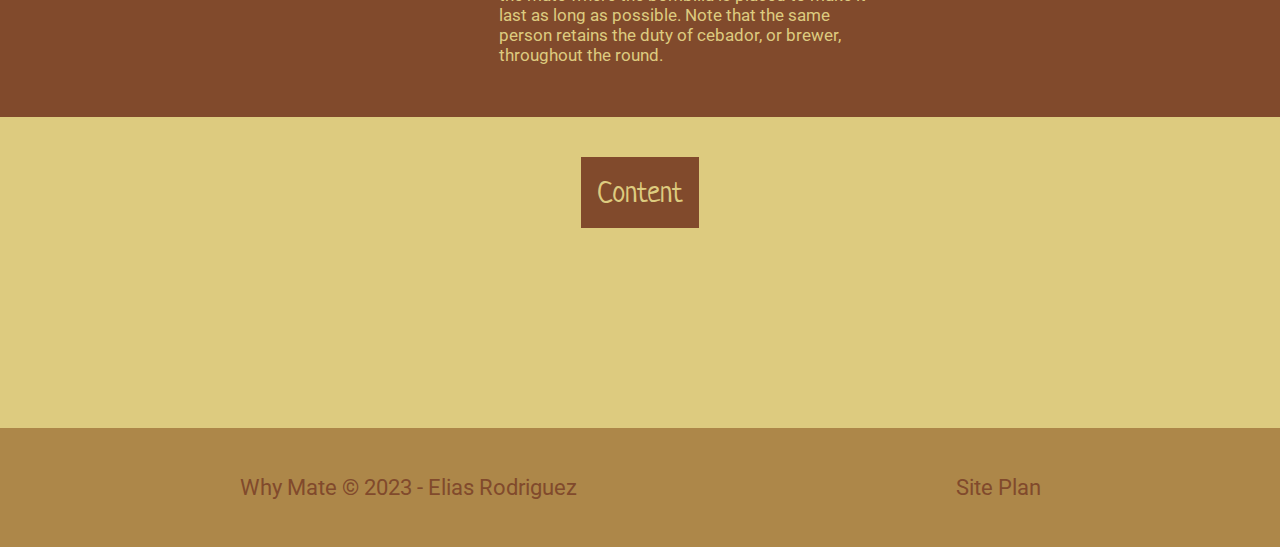
<file: personal-website/how-to-prepare-it.html>
<!DOCTYPE html>
<html lang="en">
<head>
    <meta charset="UTF-8">
    <meta name="viewport" content="width=device-width, initial-scale=1.0">
    <title>Document</title>
    <link rel="stylesheet" href="styles/style.css">
</head>
<body>
    <div id="content">
        <header>
            <a href="index.html" id="logo-link">
                <img class="logo" src="images/logo.PNG" alt="Why Mate Logo">
            </a>
            <nav>
                <a href="index.html"> Home </a>
                <a href="how-it-was-born.html">How it was born</a>
                <a href="how-to-prepare-it.html">How to prepare it</a>
            </nav>
        </header>
        <main class="page-3-grid">
            <h1>How to prepare it</h1>
            <div id="fourth-background"></div>
            <img class="step1" src="images/fill-a-flask.png" alt="warming up water">
            <section class="msg1">
                <h2>1- Fill a flask with hot water.</h2>
                <p>
                    To make sure your mates have the right temperature, ensure 
                    that the water is neither boiling nor lukewarm. The ideal range is 
                    between 70º and 80ºC (158º - 176ºF).
                </p>
            </section>
            <img class="step2" src="images/pour-in-the-yerba.png" alt="adding yerba">
            <section class="msg2">
                <h2>2- Pour in the yerba and shake.</h2>
                <p>
                    When you’re pouring the dried leaves from the packet into the mate you need just 
                    the right amount; you don’t want the mate to overflow, but you don’t want it empty 
                    either. Using your eye as a guide (forget about using a measure), fill the 
                    recipient three quarters full, then cover it with your free hand, tip it upside 
                    down, give it a shake, and blow off the dust that sticks to your hand (remember 
                    this part otherwise you’ll stain the first thing you touch.)
                </p>
            </section>
            <img class="step3" src="images/tilt-make-hollow.png" alt="making a hollow in the yerba">
            <section class="msg3">
                <h2>3- Tilt, make a hollow and pour in the water.</h2>
                <p>
                    Now tilt the mate so that the yerba rests on one side, and slowly pour a little 
                    water into the space created. We restate that, in order to avoid burning the yerba 
                    and reducing its flavour, the water shouldn’t be boiling! Let it rest for a moment 
                    before moving on.
                </p>
            </section>
            <img class="step4" src="images/place-bombilla.png" alt="putting the bombilla in">
            <section class="msg4">
                <h2>4- Place the bombilla</h2>
                <p>
                    The bombilla is the metal straw used to drink the infusion and it should be placed 
                    into the moist area of the yerba where you poured the water. One practical tip: 
                    cover the mouthpiece with your thumb as you plunge it in; that way you’ll avoid 
                    failing the exam by blocking the bombilla with pieces of yerba.
                </p>
            </section>
            <img class="step5" src="images/brew.png" alt="time to brew">
            <section class="msg5">
                <h2>5- Time to brew</h2>
                <p>
                    Now we’re ready to start serving. Pour a little water each time and always in the 
                    same part of the mate where the bombilla is placed to make it last as long as 
                    possible. Note that the same person retains the duty of cebador, or brewer, 
                    throughout the round.
                </p>
            </section> 
            <div class="dropdown3">
                <button class="dropbtn3">Content</button>
                <div class="dropdown-content3">
                  <a href="index.html">Home</a>
                  <a href="how-it-was-born.html">How it was born</a>
                  <a href="how-to-prepare-it.html">How to prepare it</a>
                </div>
            </div>      
        </main>
        <footer>
            <p> Why Mate &copy; 2023 - Elias Rodriguez </p>
            <p> <a href="site-plan.html"> Site Plan </a></p>
        </footer>
    </div>
</body>
</html>
</file>
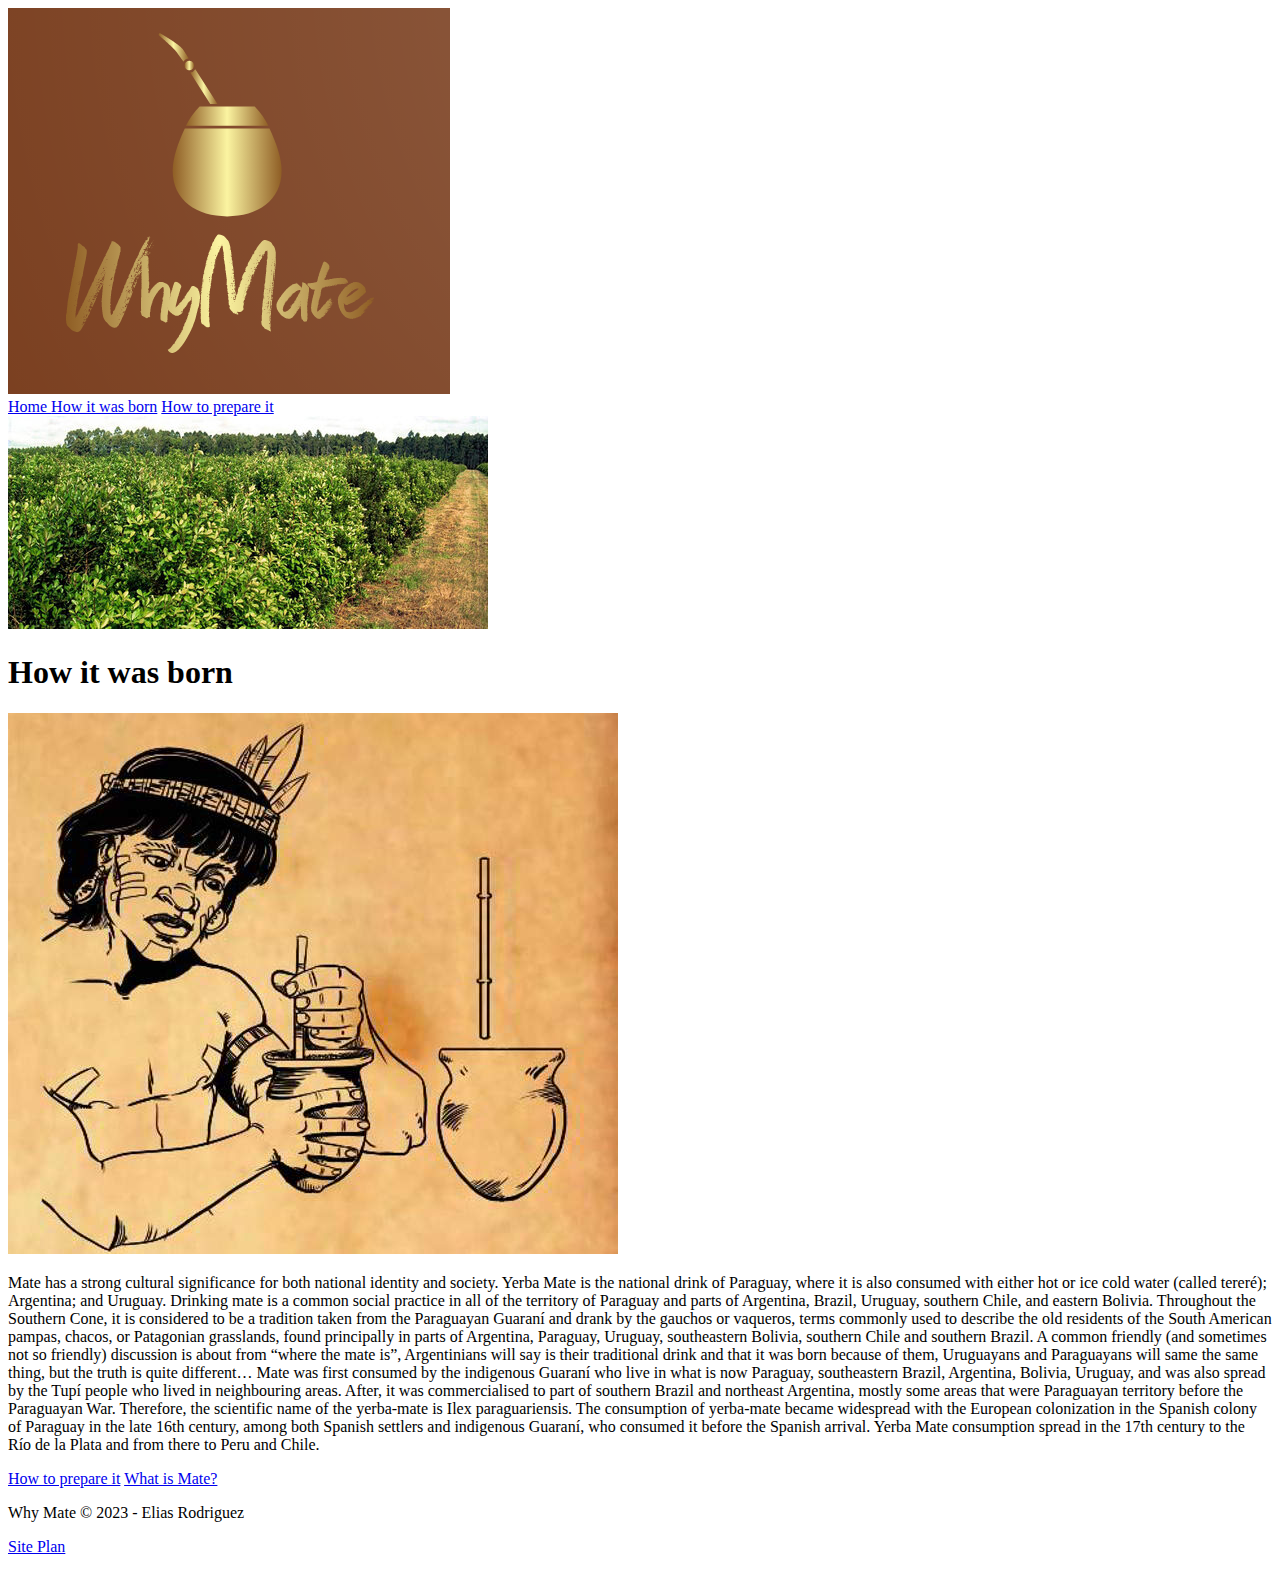
<file: personal_website/how-it-was-born.html>
<!DOCTYPE html>
<html lang="en">
<head>
    <meta charset="UTF-8">
    <meta name="viewport" content="width=device-width, initial-scale=1.0">
    <title>Document</title>
</head>
<body>
    <div id="content">
        <header>
            <a href="index.html" id="logo-link">
                <img class="logo" src="images/logo.PNG" alt="Why Mate Logo">
            </a>
            <nav>
                <a href="index.html"> Home </a>
                <a href="how-it-was-born.html">How it was born</a>
                <a href="how-to-prepare-it.html">How to prepare it</a>
            </nav>
        </header>
        <main class="page-2-grid">
            <img id="yerba-plant" src="images/rsz_yerba-planta.jpg" alt="yerba plant img">
            <h1>How it was born</h1>
            <div id="third-background"></div>
            <img class="indian-mate" src="images/guarani-tomando-mate.jpg" alt="guarani indian drinking mate">
            <section class="msg">
                <p>
                    Mate has a strong cultural significance for both national identity and society. Yerba Mate is the 
                    national drink of Paraguay, where it is also consumed with either hot or ice cold water 
                    (called tereré); Argentina; and Uruguay. Drinking mate is a common social practice in all of the 
                    territory of Paraguay and parts of Argentina, Brazil, Uruguay, southern Chile, and eastern Bolivia. 
                    Throughout the Southern Cone, it is considered to be a tradition taken from the Paraguayan Guaraní 
                    and drank by the gauchos or vaqueros, terms commonly used to describe the old residents of the 
                    South American pampas, chacos, or Patagonian grasslands, found principally in parts of Argentina, 
                    Paraguay, Uruguay, southeastern Bolivia, southern Chile and southern Brazil. A common friendly 
                    (and sometimes not so friendly) discussion is about from “where the mate is”, Argentinians will 
                    say is their traditional drink and that it was born because of them, Uruguayans and Paraguayans 
                    will same the same thing, but the truth is quite different… Mate was first consumed by the 
                    indigenous Guaraní who live in what is now Paraguay, southeastern Brazil, Argentina, Bolivia, 
                    Uruguay, and was also spread by the Tupí people who lived in neighbouring areas. After, it was 
                    commercialised to part of southern Brazil and northeast Argentina, mostly some areas that were 
                    Paraguayan territory before the Paraguayan War. Therefore, the scientific name of the yerba-mate 
                    is Ilex paraguariensis. The consumption of yerba-mate became widespread with the European 
                    colonization in the Spanish colony of Paraguay in the late 16th century, among both Spanish 
                    settlers and indigenous Guaraní, who consumed it before the Spanish arrival. Yerba Mate consumption 
                    spread in the 17th century to the Río de la Plata and from there to Peru and Chile.
                </p>
            </section>
            <div class="buttons">
                <a class="page-3" href="how-to-prepare-it.html">How to prepare it</a>
                <a class="home-page" href="index.html">What is Mate?</a>
            </div>
        </main>
        <footer>
            <p> Why Mate &copy; 2023 - Elias Rodriguez </p>
            <p> <a href="site-plan.html"> Site Plan </a></p>
        </footer>
    </div>
</body>
</html>
</file>
<file: challenge/styles/style.css>
.home_grid {
    display: grid;
    grid-template-columns: 1fr 1fr;
}

h1 {
    grid-column: 1/3;
    grid-row: 1/2;
    font-size: 270px;
    text-align: center;
    z-index: 1;
}

h3 {
    color: rgb(168, 0, 0);
    font-size: 100px;
    grid-column: 2/3;
    grid-row: 2/3;
    margin: 0 auto;
}

img {
    grid-column: 1/2;
    grid-row: 1/3;
    margin: 0 auto;
    width: 100%
    ;
}

.color {
    background-color: lightgray;
    grid-column: 2/3;
    grid-row: 1/3;
    margin: 0 ;
    padding: 0;
}
</file>
<file: personal-website/styles/style.css>
@import url('https://fonts.googleapis.com/css2?family=Neucha&family=Roboto&display=swap');

/* ---Home Page--- */

    /* Header - Nav */

body {
    background-color: #DDCB7F;
    font-family: 'Roboto', sans-serif;
    font-size: 22px;
    margin: 0;
    padding: 0;
}

#content {
    max-width: 1600px;
    margin: 0 auto;
}

header {
    background-color: #AD8749;
    display: grid;
    grid-template-columns: 150px auto;
}

nav {
    display: flex;
    justify-content: space-around;
}

nav a {
    text-align: center;
    color: #814A2C;
    text-decoration: none;
    padding: 35px;
}

nav a:hover {
    background-color: #814A2C;
    color: #DDCB7F;
}

.logo {
    width: 80px;
}

#logo-link {
    padding-top: 5px;
    justify-self: center;
    align-self: center;
}

    /* Main content */

.home-grid {
    display: grid;
    grid-template-columns: repeat(13, 1fr);
    gap: 50px;
}

h1 {
    font-family: 'Neucha', cursive;
    color: #814A2C;
    place-self: center;
    grid-column: 1/14;
    grid-row: 1/2;
}

#first-background {
    height: 725px;
    background-color: #814A2C;
    grid-column: 1/14;
    grid-row: 2/5;
}

.mate {
    width: 100%;
    box-shadow: 5px 5px 10px #6f7364;
    grid-column: 2/7;
    grid-row: 3/4;

}

.msg-1 {
    color: #DDCB7F;
    font-family: 'Roboto', sans-serif;
    text-align: left;
    font-size: 25px;
    padding: 15px;
    grid-column: 8/13;
    grid-row: 3/4;
}

#second-background {
    height: 725px;
    background-color: #814A2C;
    grid-column: 1/14;
    grid-row: 6/9;
}

.yerba {
    width: 100%;
    box-shadow: 5px 5px 10px #6f7364;
    grid-column: 8/13;
    grid-row: 7/8;
}

.msg-2 {
    color: #DDCB7F;
    font-family: 'Roboto', sans-serif;
    text-align: left;
    font-size: 25px;
    padding: 15px;
    grid-column: 2/7;
    grid-row: 7/8;
}

/* Dropdown Button */
.dropbtn {
    background-color: #814A2C;
    color: #DDCB7F;
    padding: 16px;
    font-size: 30px;
    font-family: 'Neucha', cursive;
    border: none;
}
  
  /* The container <div> - needed to position the dropdown content */
.dropdown {
    position: relative;
    display: inline-block;
    grid-column: 7/8;
    grid-row: 9/10;
}
  
  /* Dropdown Content (Hidden by Default) */
.dropdown-content {
    display: none;
    min-width: 200px;
    position: absolute;
    background-color: #814A2C;
    box-shadow: 0px 8px 16px 0px rgba(0,0,0,0.2);
    z-index: 1;
}
  
  /* Links inside the dropdown */
.dropdown-content a {
    color: #DDCB7F;
    padding: 12px 16px;
    text-decoration: none;
    display: block;
}
  
  /* Change color of dropdown links on hover */
.dropdown-content a:hover {
    background-color: #AD8749;
    color: #814A2C;
}
  
  /* Show the dropdown menu on hover */
.dropdown:hover .dropdown-content {display: block;}
  
  /* Change the background color of the dropdown button when the dropdown content is shown */
.dropdown:hover .dropbtn {
    background-color: #AD8749;
    color: #814A2C;
}


    /* Footer */

footer {
    background-color: #AD8749;
    color: #07beb8;
    padding: 25px 50px;
    margin-top: 200px;
    display: flex;
    justify-content: space-around;
    align-items: center;
}

footer p {
    font-size: 1em;
    color: #814A2C;
}

footer a {
    color: #814A2C;
    text-decoration: none;
}

footer a:hover {
    color: white;
    text-decoration: underline;
}

/* ---Page two--- */

    /* Main Content */

.page-2-grid {
    display: grid;
    grid-template-columns: repeat(13, 1fr);
    gap: 20px;
}

#yerba-plant {
    grid-column: 1/14;
    grid-row: 1/2;
    width: 100%;
}

.page2-h1 {
    grid-column: 1/14;
    grid-row: 2/3;
    text-align: center;
}

#third-background {
    height: 725px;
    background-color: #814A2C;
    grid-column: 1/14;
    grid-row: 3/7;
}

.indian-mate {
    width: 100%;
    box-shadow: 5px 5px 10px #6f7364;
    grid-column: 7/13;
    grid-row: 4/5;
}

.msg-3 {
    color: #DDCB7F;
    font-family: 'Roboto', sans-serif;
    text-align: left;
    font-size: 17px;
    padding: 15px;
    grid-column: 2/7;
    grid-row: 4/6;
}

/* ---Page Three--- */
    /* Main Content */

.page-3-grid {
    display: grid;
    grid-template-columns: repeat(13, 1fr);
    gap: 20px;
}

#fourth-background {
    width: 100%;
    background-color: #814A2C;
    grid-column: 1/14;
    grid-row: 2/13
}

.step1 {
    width: 100%;
    box-shadow: 5px 5px 10px #6f7364;
    grid-column: 2/5;
    grid-row: 3/4;
}

.msg1 {
    color: #DDCB7F;
    font-family: 'Roboto', sans-serif;
    text-align: left;
    font-size: 17px;
    padding: 15px;
    grid-column: 6/10;
    grid-row: 3/4;
}

.step2 {
    width: 100%;
    box-shadow: 5px 5px 10px #6f7364;
    grid-column: 10/13;
    grid-row: 5/6;
}

.msg2 {
    color: #DDCB7F;
    font-family: 'Roboto', sans-serif;
    text-align: left;
    font-size: 17px;
    padding: 15px;
    grid-column: 5/9;
    grid-row: 5/6;
}

.step3 {
    width: 100%;
    box-shadow: 5px 5px 10px #6f7364;
    grid-column: 2/5;
    grid-row: 7/8;
}

.msg3 {
    color: #DDCB7F;
    font-family: 'Roboto', sans-serif;
    text-align: left;
    font-size: 17px;
    padding: 15px;
    grid-column: 6/10;
    grid-row: 7/8;
}

.step4 {
    width: 100%;
    box-shadow: 5px 5px 10px #6f7364;
    grid-column: 10/13;
    grid-row: 9/10;
}

.msg4 {
    color: #DDCB7F;
    font-family: 'Roboto', sans-serif;
    text-align: left;
    font-size: 17px;
    padding: 15px;
    grid-column: 5/9;
    grid-row: 9/10;
}

.step5 {
    width: 100%;
    box-shadow: 5px 5px 10px #6f7364;
    grid-column: 2/5;
    grid-row: 11/12;
}

.msg5 {
    color: #DDCB7F;
    font-family: 'Roboto', sans-serif;
    text-align: left;
    font-size: 17px;
    padding: 15px;
    grid-column: 6/10;
    grid-row: 11/12;
}

    /* Page 3 Dropdown Button */

.dropbtn3 {
    background-color: #814A2C;
    color: #DDCB7F;
    padding: 16px;
    font-size: 30px;
    font-family: 'Neucha', cursive;
    border: none;
}

.dropdown3 {
    position: relative;
    display: inline-block;
    grid-column: 7/8;
    grid-row: 14/15;
}

.dropdown-content3 {
    display: none;
    min-width: 200px;
    position: absolute;
    background-color: #814A2C;
    box-shadow: 0px 8px 16px 0px rgba(0,0,0,0.2);
    z-index: 1;
}

.dropdown-content3 a {
    color: #DDCB7F;
    padding: 12px 16px;
    text-decoration: none;
    display: block;
}

.dropdown-content3 a:hover {
    background-color: #AD8749;
    color: #814A2C;
}

.dropdown3:hover .dropdown-content3 {display: block;}
  
.dropdown3:hover .dropbtn3 {
    background-color: #AD8749;
    color: #814A2C;
}
</file>
<file: wwr/styles/style.css>
@import url('https://fonts.googleapis.com/css2?family=Kalam:wght@700&family=Lato&display=swap');

#content {
    max-width: 1600px;
    margin: 0 auto;
}

nav {
    display: flex;
    justify-content: space-around;
}

nav a {
    text-align: center;
    color: #07beb8;
    text-decoration: none;
    padding: 35px;
}

nav a:hover {
    background-color: #68d8d6;
    color: #162521;
}

#hero {
    display: grid;
    grid-template-columns: 1fr 3fr 1fr;
    margin-top: -100px;
}

#hero-box {
    grid-column: 1/4;
    grid-row: 1/3;
    z-index: -1;
}

#hero-msg {
    grid-column: 2/3;
    grid-row: 1/2;
    margin-top: 100px;
}

#hero-msg h1, #hero-msg h4 {
    color: white;
    text-align: center;
    grid-column: 2/3;
    grid-row: 1/2;
}

.button-box {
    text-align: center;
}
main section {
    text-align: center;
}
main section img {
    box-sizing: border-box;
}

#background {
    height: 725px;
    background-color: #07beb8;
    grid-column: 1/11;
    grid-row: 4/9;
}

body {
    background-color: white;
    font-family: "Lato", sans-serif;
    font-size: 22px;
    margin: 0;
    padding: 0;
}

header {
    background-color: #162521;
    display: grid;
    grid-template-columns: 150px auto;
}

.book, .join {
    background-color:  #07beb8;
    color: #162521;
    text-decoration: none;
    font-family: "Kalam", cursive;
    font-size: 18px;
    padding: 15px 30px;
    margin-top: 50px;
    border-radius: 5px;
}

.book:hover, .join:hover {
    color: white
}

.home-grid {
    display: grid;
    grid-template-columns: repeat(10, 1fr);
}

.rivers-card {
    grid-column: 2/4;
    grid-row: 2/3;
}

.camping-card {
    grid-column: 5/7;
    grid-row: 2/3;
}

.rapids-card {
    grid-column: 8/10;
    grid-row: 2/3;
}

.rivers-card, .camping-card, .rapids-card {
    margin: 200px 0;
}

.mountains {
    margin-top: 100px;
    margin-bottom: 200px;
    width: 100%;
    grid-column: 2/7;
    grid-row: 5/8;
    box-shadow: 5px 5px 10px #6f7364;
}

.msg {
    background-color: #162521;
    line-height: 1.5em;
    padding: 35px;
    grid-column: 6/10;
    grid-row: 6/7;
    box-shadow: 5px 5px 10px #6f7364;
}

.msg h2 {
    color: #07beb8;
}

.msg p {
    color: #07beb8;
    font-family: "Lato", sans-serif;
    font-size: .8em;
    padding-bottom: 15px;
}

footer {
    background-color: #162521;
    color: #07beb8;
    padding: 25px 50px;
    margin-top: 200px;
    display: flex;
    justify-content: space-around;
    align-items: center;
}

footer p {
    font-size: 1.2em;
}

footer a {
    color: #07beb8;
    text-decoration: none;
}

footer .social img {
    padding-top: 15px;
}

footer a:hover {
    color: white;
    text-decoration: underline;
}

.home-title {
    color: #162521;
    font-family: "Kalam", cursive;
    font-size: 2em;
    margin-top: 10px;
}

h2 {
    margin: 0;
}

h4 {
    color: #162521;
}

.logo {
    width: 80px;
}

#logo-link {
    padding-top: 5px;
    justify-self: center;
    align-self: center;
}

.icon {
    width: 80px;
    padding-top: 10px;
}

#hero-img {
    width: 100%;
}

.card-img {
    border: 10px solid #07beb8;
    width: 100%;
}

.card-img:hover {
    opacity: .6;
    transform: scale(1.1);
}

/* Page 2 "Rivers" */
#second-page-content {
    display: grid;
    grid-template-columns: repeat(10, 1fr);
    gap: 30px;
    text-align: left;
}

.rivers-title {
    text-align: center;
    color: #162521;
    font-family: "Kalam", cursive;
    font-size: 2em;
    margin-top: 10px;
    grid-column: 5/7;
    
}

#first-background {
    min-height: 725px;
    background-color: #07beb8;
    grid-column: 1/11;
    grid-row: 2/7;
}

.first-river {
    margin-top: 100px;
    margin-bottom: 200px;
    width: 100%;
    box-shadow: 5px 5px 10px #6f7364;
    grid-column: 5/10;
    grid-row: 3/6;
    align-self: center;
}

.first-river-text {
    background-color: #162521;
    line-height: 1.5em;
    padding: 35px;
    box-shadow: 5px 5px 10px #6f7364;
    grid-column: 2/6;
    grid-row: 4/5;
    align-self: center;
    text-align: left;
    color: white;
}

.first-river-text p {
    font-family: "Lato", sans-serif;
    font-size: .8em;
    padding-bottom: 15px;
}

#second-background {
    min-height: 725px;
    background-color: #07beb8;
    grid-column: 1/11;
    grid-row: 8/13;
}

.second-river {
    margin-top: 100px;
    margin-bottom: 200px;
    width: 100%;
    box-shadow: 5px 5px 10px #6f7364;
    grid-column: 2/6;
    grid-row: 9/12;
    align-self: center;
}

.second-river-text {
    background-color: #162521;
    line-height: 1.5em;
    padding: 35px;
    box-shadow: 5px 5px 10px #6f7364;
    grid-column: 5/10;
    grid-row: 10/11;
    align-self: center;
    text-align: left;
    color: white;
}

.second-river-text p {
    font-family: "Lato", sans-serif;
    font-size: .8em;
    padding-bottom: 15px;
}

#third-background {
    min-height: 725px;
    background-color: #07beb8;
    grid-column: 1/11;
    grid-row: 14/19;
}

.third-river {
    margin-top: 100px;
    margin-bottom: 200px;
    width: 100%;
    box-shadow: 5px 5px 10px #6f7364;
    grid-column: 5/10;
    grid-row: 15/18;
    align-self: center;
}

.third-river-text {
    background-color: #162521;
    line-height: 1.5em;
    padding: 35px;
    box-shadow: 5px 5px 10px #6f7364;
    grid-column: 2/6;
    grid-row: 16/17;
    align-self: center;
    text-align: left;
    color: white;
}

.third-river-text p {
    font-family: "Lato", sans-serif;
    font-size: .8em;
    padding-bottom: 15px;
}

/* Page 03 content */

form {
    /* Center the form on the page */
    margin: 0 auto;
    width: 400px;
    /* Form outline */
    padding: 1em;
    border: 1px solid #ccc;
    border-radius: 1em;
    margin-top: 150px;
  }
  
  ul {
    list-style: none;
    padding: 0;
    margin: 0;
  }
  
  form li + li {
    margin-top: 1em;
  }
  
  label {
    /* Uniform size & alignment */
    display: inline-block;
    width: 90px;
    text-align: right;
  }
  
  input,
  textarea {
    /* To make sure that all text fields have the same font settings
       By default, textareas have a monospace font */
    font: 1em sans-serif;
  
    /* Uniform text field size */
    width: 300px;
    box-sizing: border-box;
  
    /* Match form field borders */
    border: 1px solid #999;
  }
  
  input:focus,
  textarea:focus {
    /* Additional highlight for focused elements */
    border-color: #000;
  }
  
  textarea {
    /* Align multiline text fields with their labels */
    vertical-align: top;
  
    /* Provide space to type some text */
    height: 5em;
  }
  
  .button {
    /* Align buttons with the text fields */
    padding-left: 90px; /* same size as the label elements */
  }
  
  button {
    /* This extra margin represent roughly the same space as the space
       between the labels and their text fields */
    margin-left: 0.5em;
  }

  #feedback {
    background-color: antiquewhite;
    position: absolute;
    top: 0;
    left: 0;
    right: 0;
    padding: .5em;
    /* make this element invisible until we are ready for it */
    display: none;      
}
.moveDown {
    margin-top: 3em;
}

@media screen and (max-width: 900px) {
    #hero, .home-grid {
        display: block;
        height: auto;
    }
    nav, footer {
        flex-direction: column;
    }
    nav a {
        display: block;
        padding: 15px;
    }
    #hero {
        margin-top: 0;
    }
    #hero-msg {
        margin-top: 0;
    }
    #hero-msg h4 {
        display: none;
    }
    .home-title {
        font-size: 25px;
        color: #6f7364;
    }
    .rivers-card, .camping-card, .rapids-card { 
        margin: 50px auto;
        width: 60%;
    }
    #background {
        display: none;
    }
    .mountains, .msg {
        width: 80%;
        display: block;
        margin: 0 auto;
    }
    footer {
        margin-top: 25px;
    }
}
</file>
<file: positionstyles.css>
/* CSS - Name: "positionstyles.css" */
/* Activity 1 styles */
.content1 {
  display: grid;
  grid-template-columns: 1fr 1fr;
  justify-items: center;
  gap: 20px;
  /* This is the parent of the activity 1 boxes. */

}
.red1 { 
  width: 100%; 
  height: 100px; 
  background-color: red; 
  grid-column: 1/3;

} 
.green1 {
  width: 200px; 
  height: 200px; 
  background-color: green; 

} 
.yellow1 {
  width: 200px; 
  height: 200px; 
  background-color: gold; 
} 
.blue1 {
  width: 100%; 
  height: 100px; 
  background-color: blue; 
  grid-column: 1/3;
} 
/* Activity 2 styles */ 
.content2 {
  display: grid;
  grid-template-columns: 50px 50px 50px 50px 50px;
  /* This is the parent of the activity 2 boxes. */
}
.red2 {
  width: 100px; 
  height: 100px; 
  background-color: red; 
} 
.green2 { 
  width: 100px; 
  height: 100px; 
  background-color: green;
  margin-top: 50px;
} 
.yellow2 {
  width: 100px; 
  height: 100px; 
  background-color: gold; 
  margin-top: 100px;
} 
.blue2 {
  width: 100px; 
  height: 100px; 
  background-color: blue; 
  margin-top: 150px;
} 
/* Activity 3 styles */ 
.content3 {
  /* This is the parent of the activity 3 boxes. */
  display: grid;
  grid-template-columns: 1fr 1fr;
  column-gap: 40px;
  
}
.red3 {
  width: 100%; 
  height: 100px; 
  background-color: red; 
  grid-column: 1/3;
} 
.green3 {
  width: 100%; 
  height: 200px; 
  background-color: green;
  grid-column: 1/2;
} 
.yellow3 {
  width: 100%; 
  height: 200px; 
  background-color: gold; 
  grid-column: 2/3;
} 
.blue3 {
  width: 100%;
  height: 100px; 
  background-color: blue; 
  grid-column: 1/3;
} 
/* Activity 4 styles */ 
.content4 {
  /* This is the parent of the activity 4 boxes. */
  display: grid;
  grid-template-columns: 1fr 1fr;
  grid-template-rows: 1fr 1fr 1fr;
  height: 400px;
}
.red4 {
  width: 100%; 
  height: 100%; 
  background-color: red; 
  grid-row: 1/4;
} 
.green4 {
  width: 100%; 
  height: 100%; 
  background-color: green; 
} 
.yellow4 {
  width: 100%; 
  height: 100%; 
  background-color: gold; 
} 
.blue4 {
  width: 100%; 
  height: 100%; 
  background-color: blue; 
} 
/* Activity 5 styles */ 
.content5 {
  /* This is the parent of the activity 5 boxes. */
  height: 400px;
}
.red5 { 
  width: 100%; 
  height: 100px; 
  background-color: red; 
} 
.green5 { 
  width: 100px; 
  height: 100px; 
  background-color: green; 
  float: left;

} 
.yellow5 {
  width: 100%; 
  height: 150px; 
  background-color: gold; 

} 
.blue5 {
  width: 100%; 
  height: 100px; 
  background-color: blue; 
  float: left;
} 
/* Activity 6 styles */ 
.content6 {
  /* This is the parent of the activity 6 boxes. */
  display: grid;
  grid-template-columns: 100px 100px 100px 100px 100px 100px;
  
}
.red6 {
width: 400px; 
height: 200px; 
background-color: red; 
grid-column: 1/5;
} 
.green6 {
width: 200px; 
height: 200px; 
background-color: green; 
grid-column: 1/3;
grid-row: 5/6 ;
z-index: 2;
} 
.yellow6 {
width: 200px; 
height: 400px; 
background-color: gold; 
grid-column: 5/7;
grid-row: 3/6;
z-index: 2;
} 
.blue6 {
width: 400px; 
height: 400px; 
background-color: blue; 
grid-column: 2/6;
grid-row: 2/6;
z-index: 1;
margin-top: -100px;
}


/* Do not make any changes below here */
.activity {
  width: 70%; 
  margin: 20px auto; 
  font-family: Arial, sans-serif; 
  border: 1px solid black; 
  padding: 10px; 
  clear:both; 
  overflow: auto;
} 

.hint {
  border: 1px solid grey;
  background: #e0e0e0;
  padding: .5em;
  position: relative;
  margin: 1em 0;
}
.hint h3 {
  margin: 0;
}
.hint:hover {
  background: #d0d0d0;
}
.hint > div {
  display: none;
}

.hint input[type=checkbox] {
  position: absolute;
  width: 100%;
  height: 100%;
  opacity: 0;
  z-index: 1;
  cursor: pointer;
}

.hint input[type=checkbox]:checked ~ div {
  display: block;
}

.hint i {
  position: absolute;
  transform: translate(-6px, 0);
  margin-top: 16px;
  right: 10px;
  top: -3px;
}
.hint i:before, .hint i:after {
  content: "";
  position: absolute;
  background-color: black;
  width: 3px;
  height: 9px;
}
.hint i:before {
  transform: translate(2px, 0) rotate(45deg);
}
.hint i:after {
  transform: translate(-2px, 0) rotate(-45deg);
}

.hint input[type=checkbox]:checked ~ i:before {
  transform: translate(-2px, 0) rotate(45deg);
}
.hint input[type=checkbox]:checked ~ i:after {
  transform: translate(2px, 0) rotate(-45deg);
}
.hint a {
  position: relative;
  z-index: 1;
}
</file>
